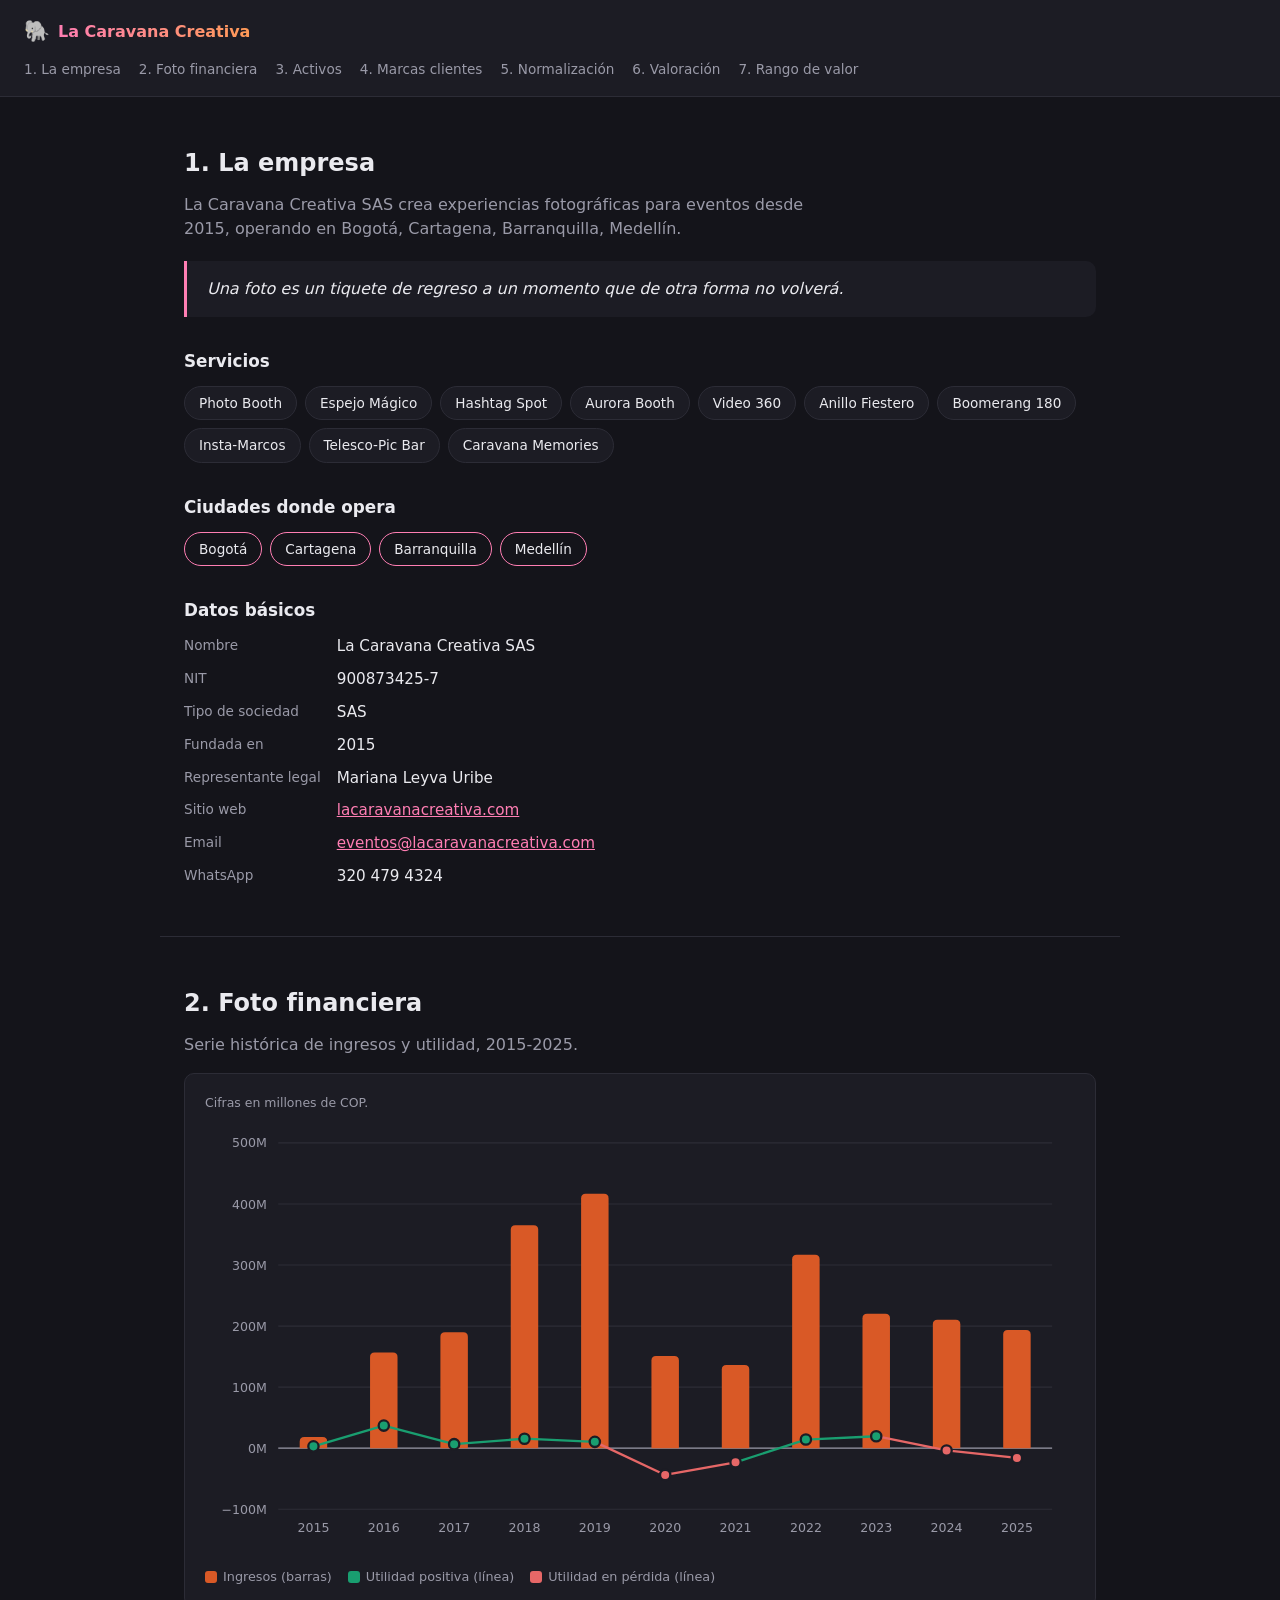
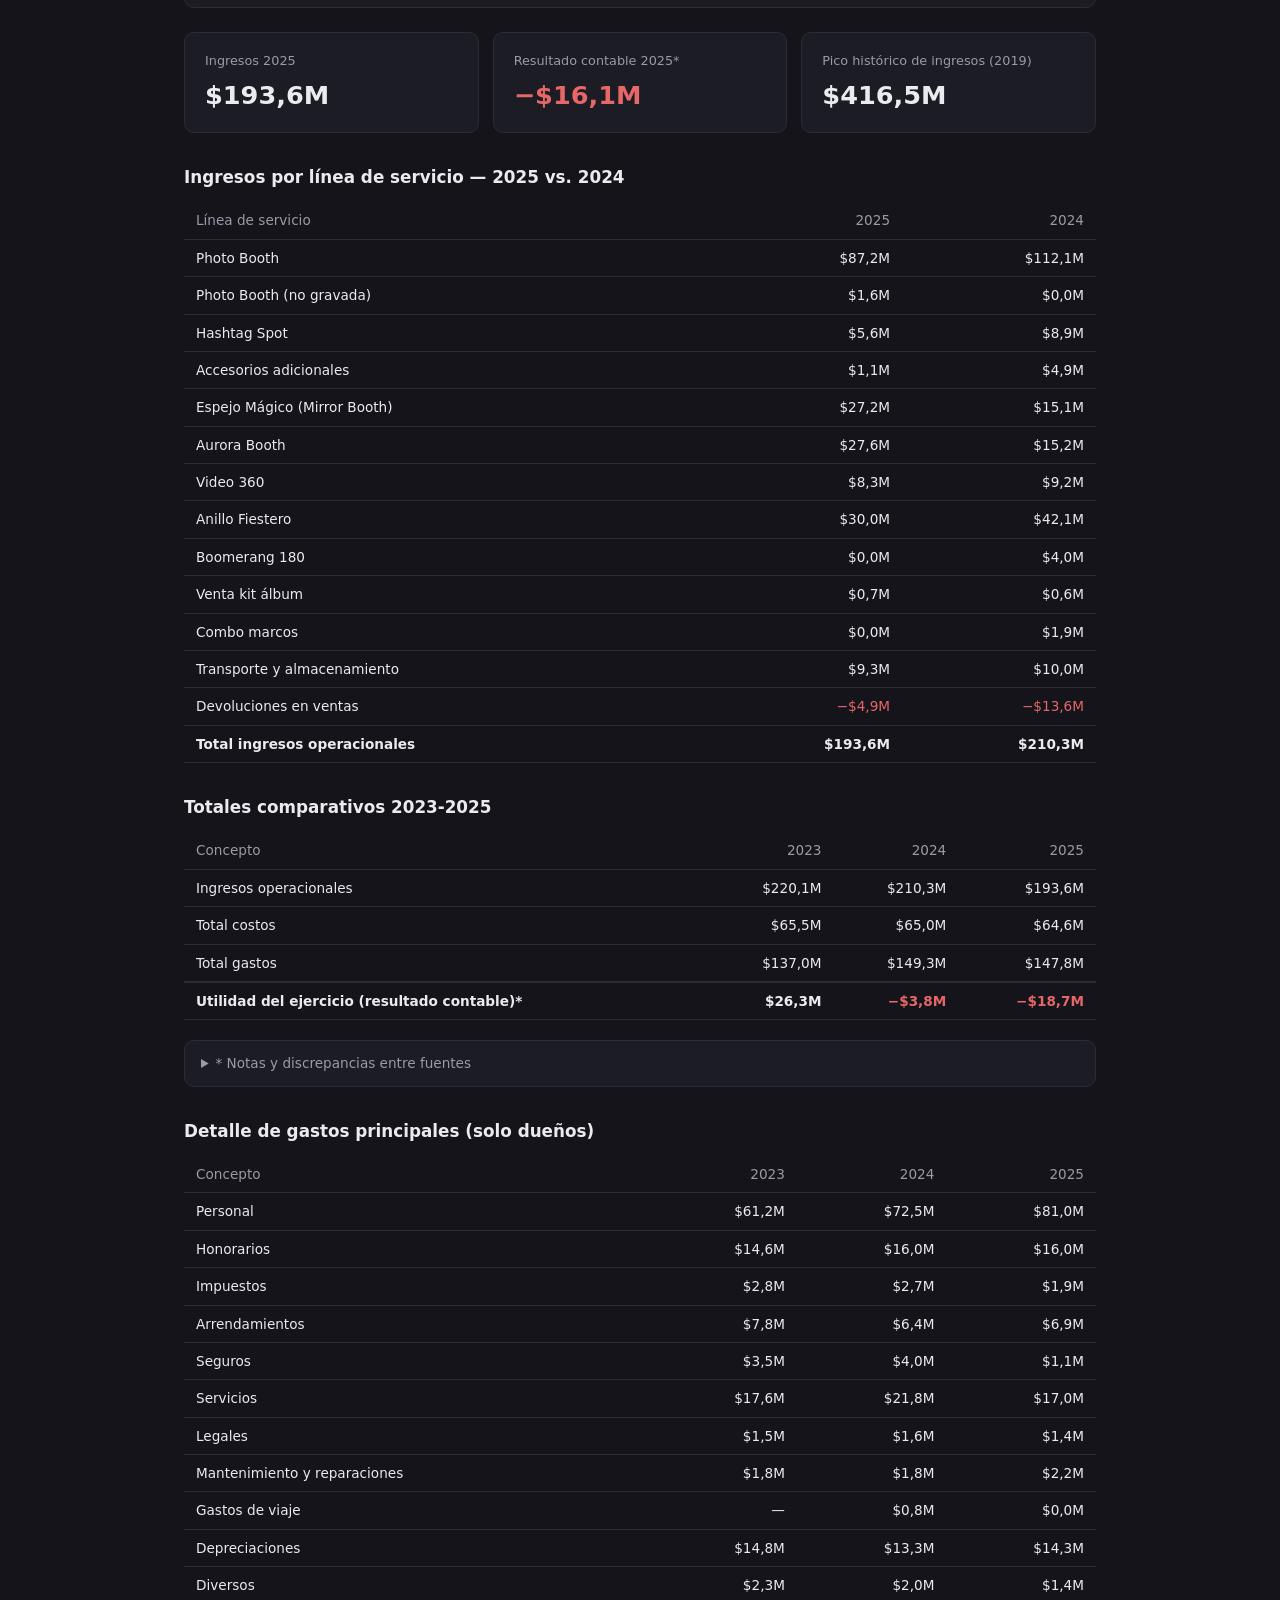
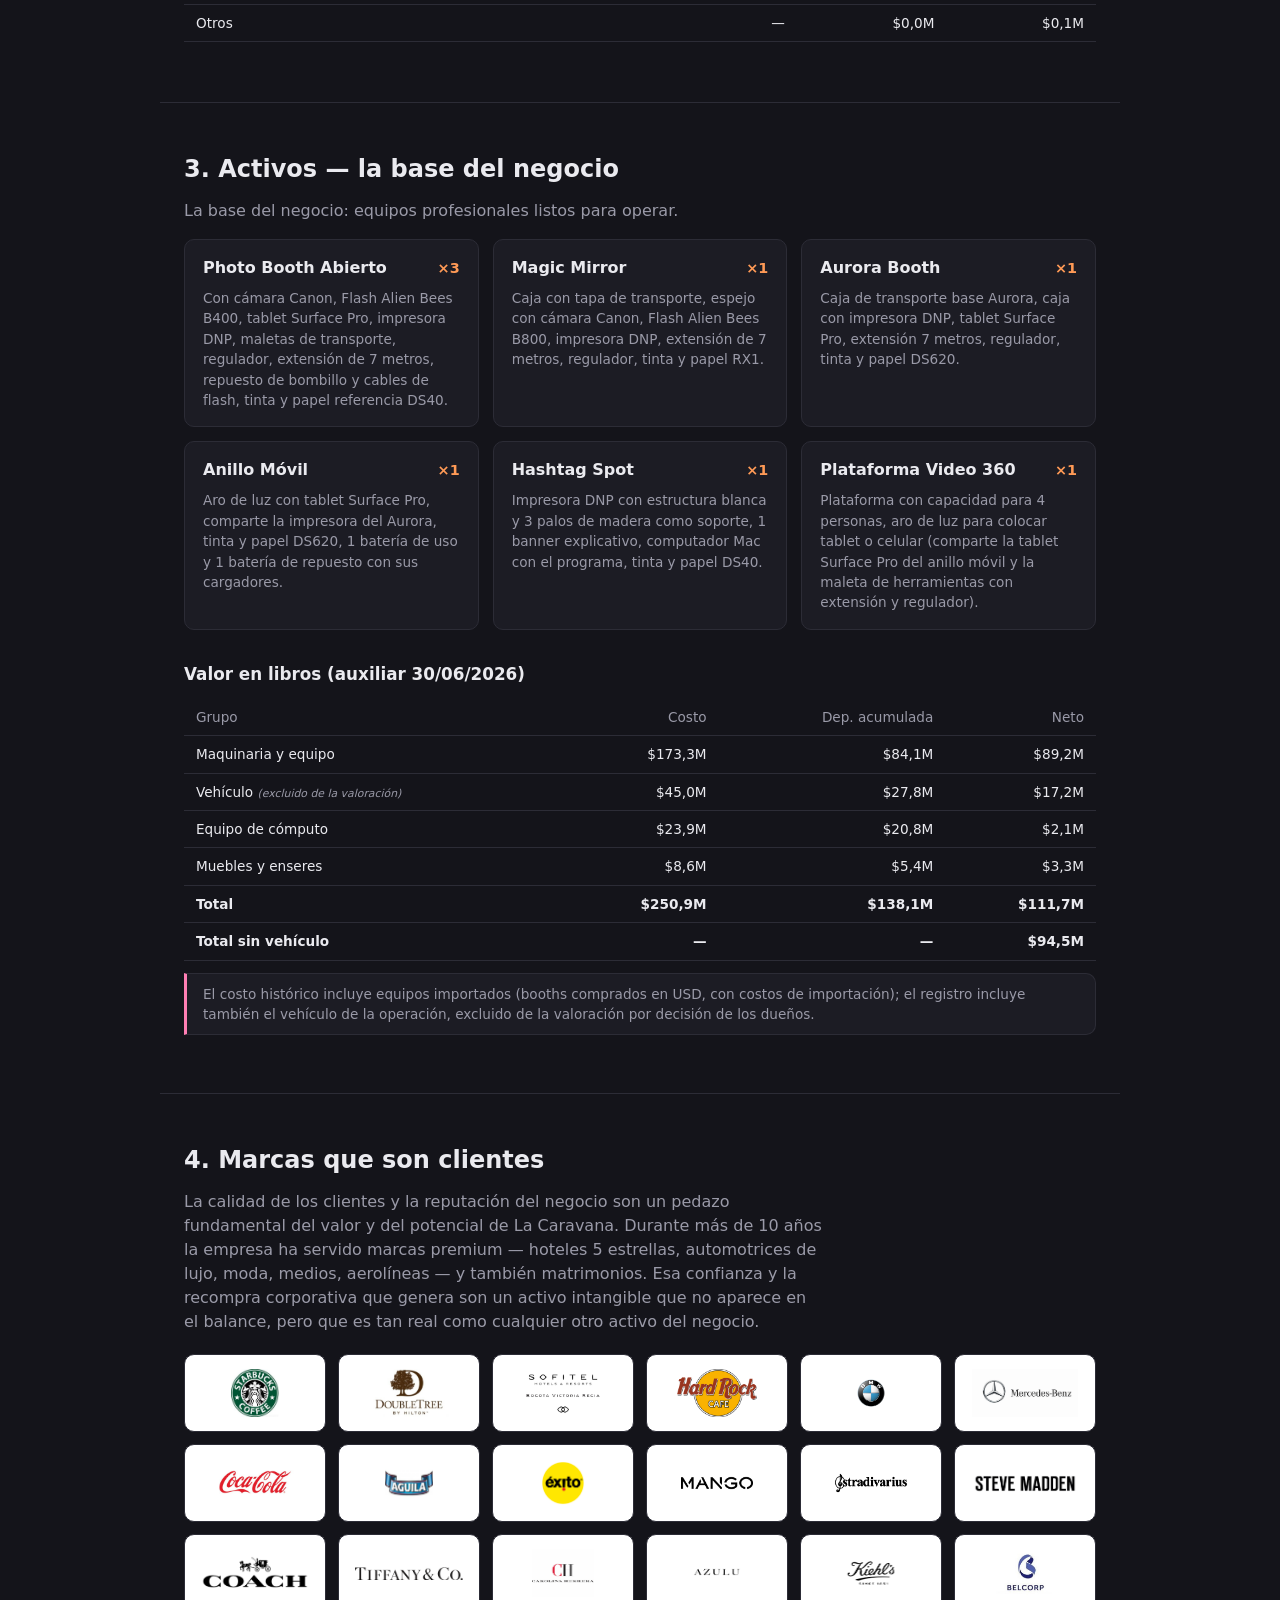
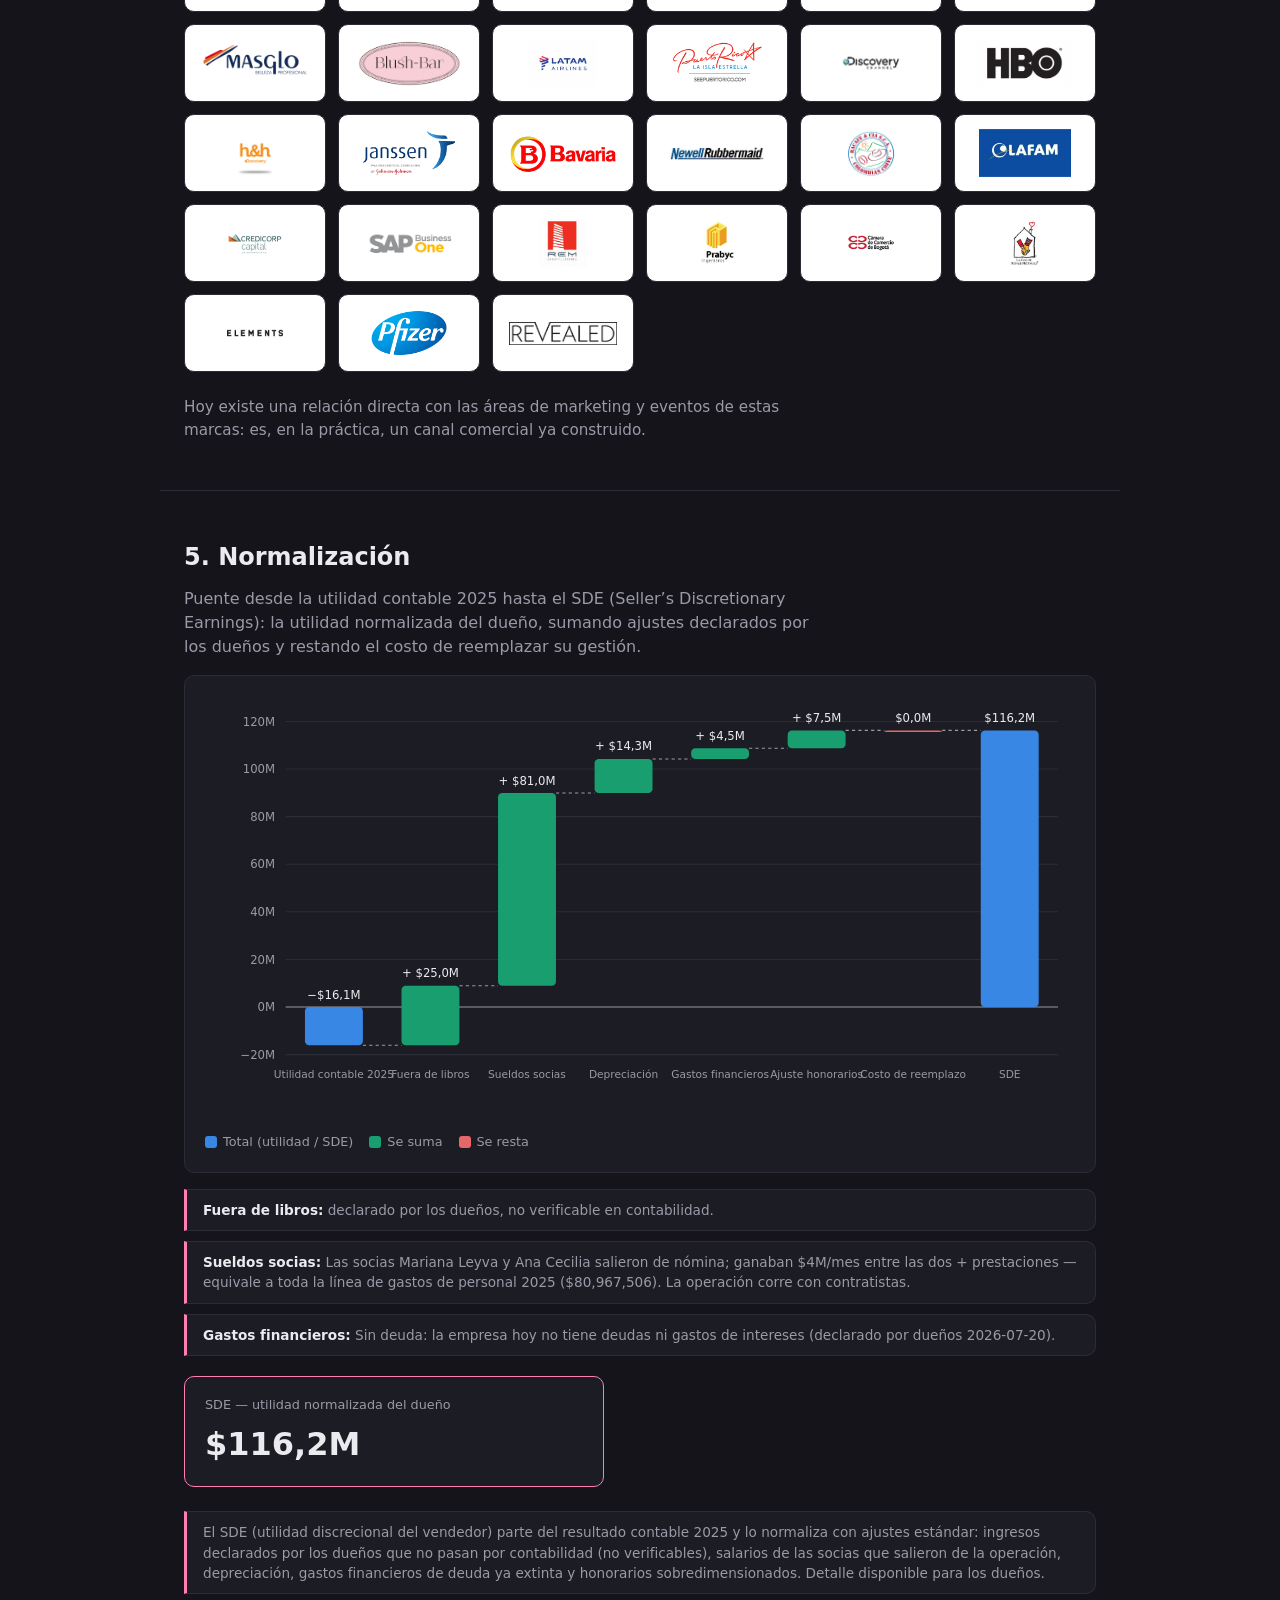
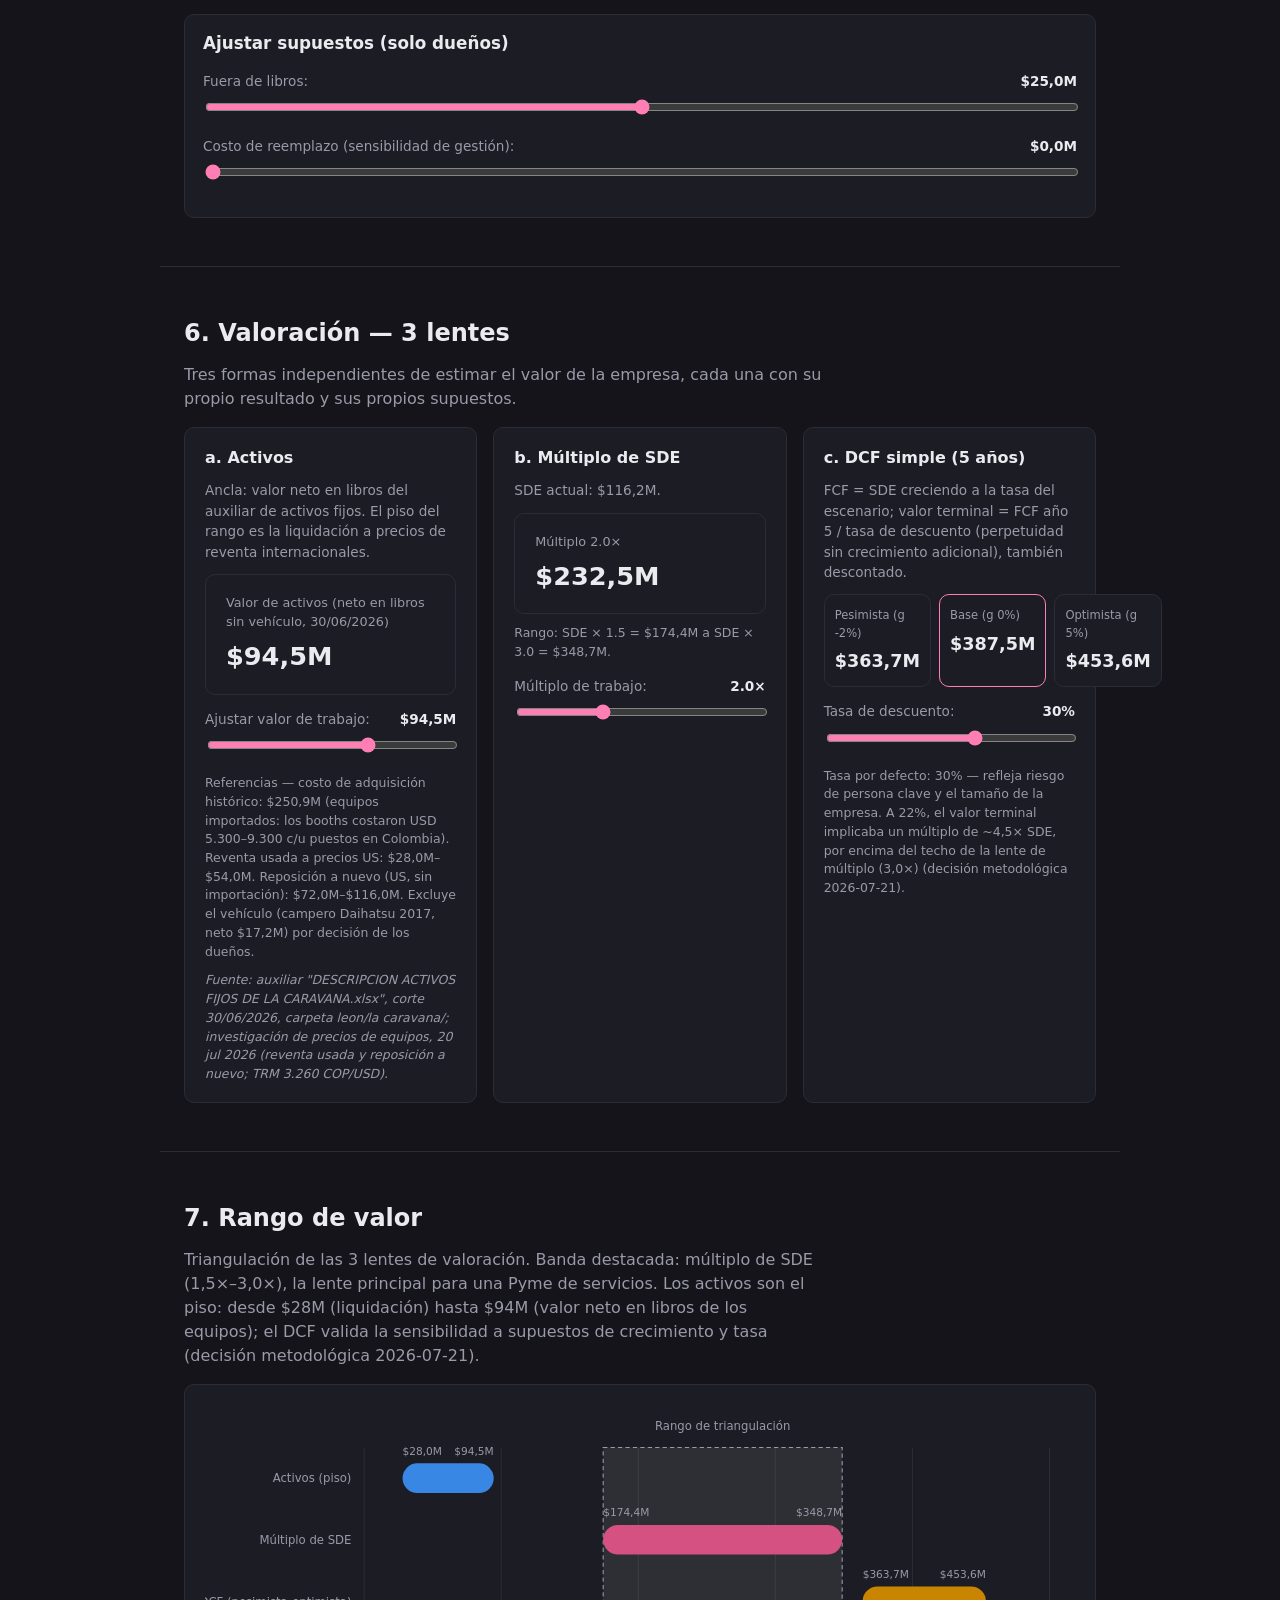
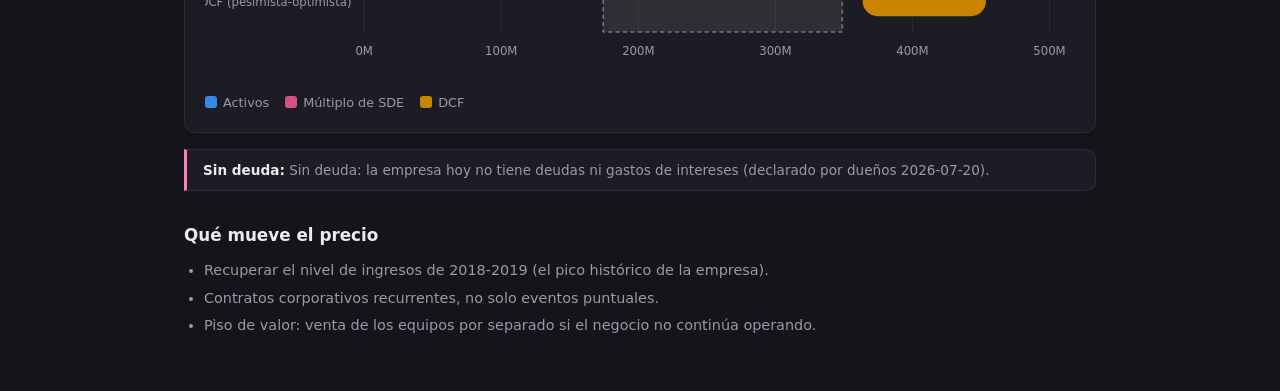
<file: index.html>
<!DOCTYPE html>
<html lang="es">
<head>
<meta charset="UTF-8">
<meta name="viewport" content="width=device-width, initial-scale=1.0">
<title>La Caravana Creativa — Valoración</title>
<link rel="stylesheet" href="css/style.css">
</head>
<body>

<main id="app">
  <header class="app-header">
    <div class="brand">
      <span class="logo-small" aria-hidden="true">🐘</span>
      <span class="brand-name">La Caravana Creativa</span>
    </div>
    <nav class="main-nav" aria-label="Secciones del documento">
      <a href="#empresa">1. La empresa</a>
      <a href="#foto-financiera">2. Foto financiera</a>
      <a href="#activos">3. Activos</a>
      <a href="#marcas-clientes">4. Marcas clientes</a>
      <a href="#normalizacion">5. Normalización</a>
      <a href="#valoracion">6. Valoración</a>
      <a href="#rango-valor">7. Rango de valor</a>
    </nav>
  </header>

  <section id="empresa" class="section"></section>
  <section id="foto-financiera" class="section"></section>
  <section id="activos" class="section"></section>
  <section id="marcas-clientes" class="section"></section>
  <section id="normalizacion" class="section"></section>
  <section id="valoracion" class="section"></section>
  <section id="rango-valor" class="section"></section>
</main>

<script src="js/data.js"></script>
<script src="js/render.js"></script>
<script src="js/valuation.js"></script>
<script src="js/app.js" defer></script>
</body>
</html>
</file>
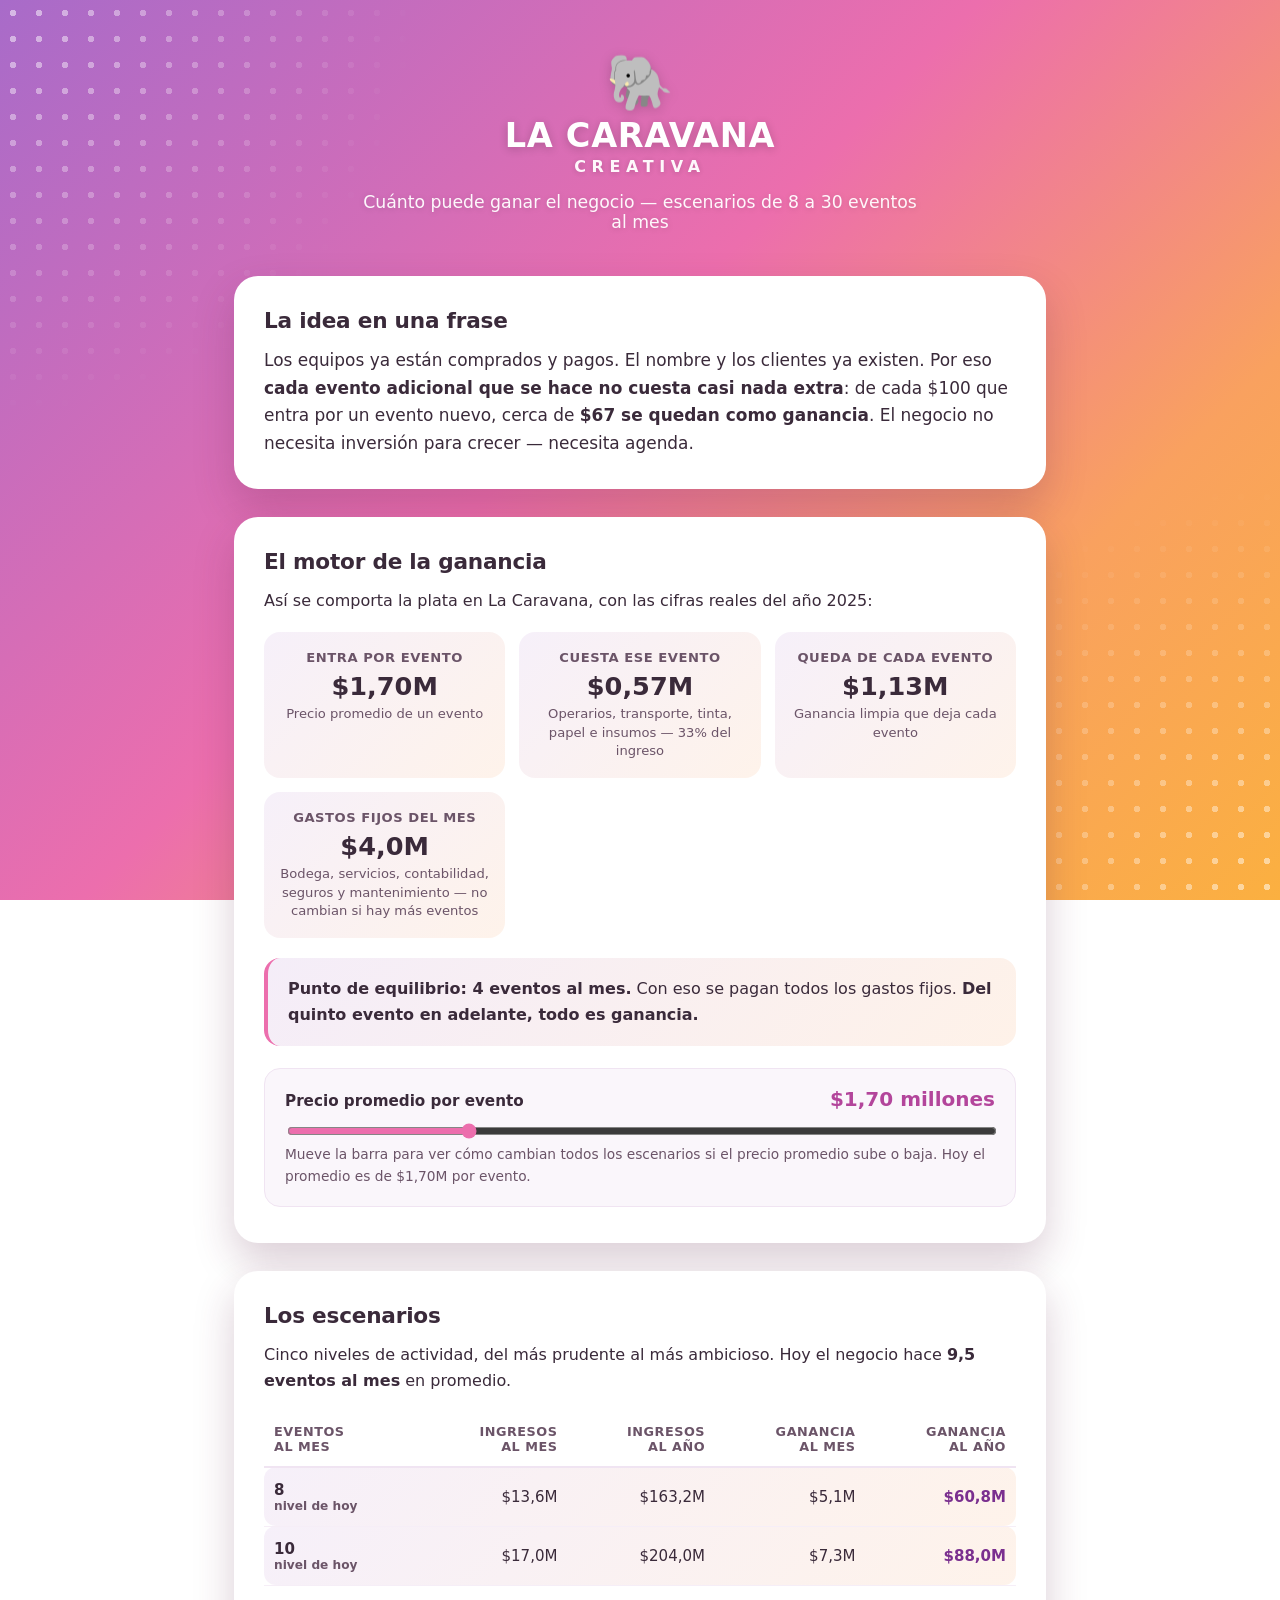
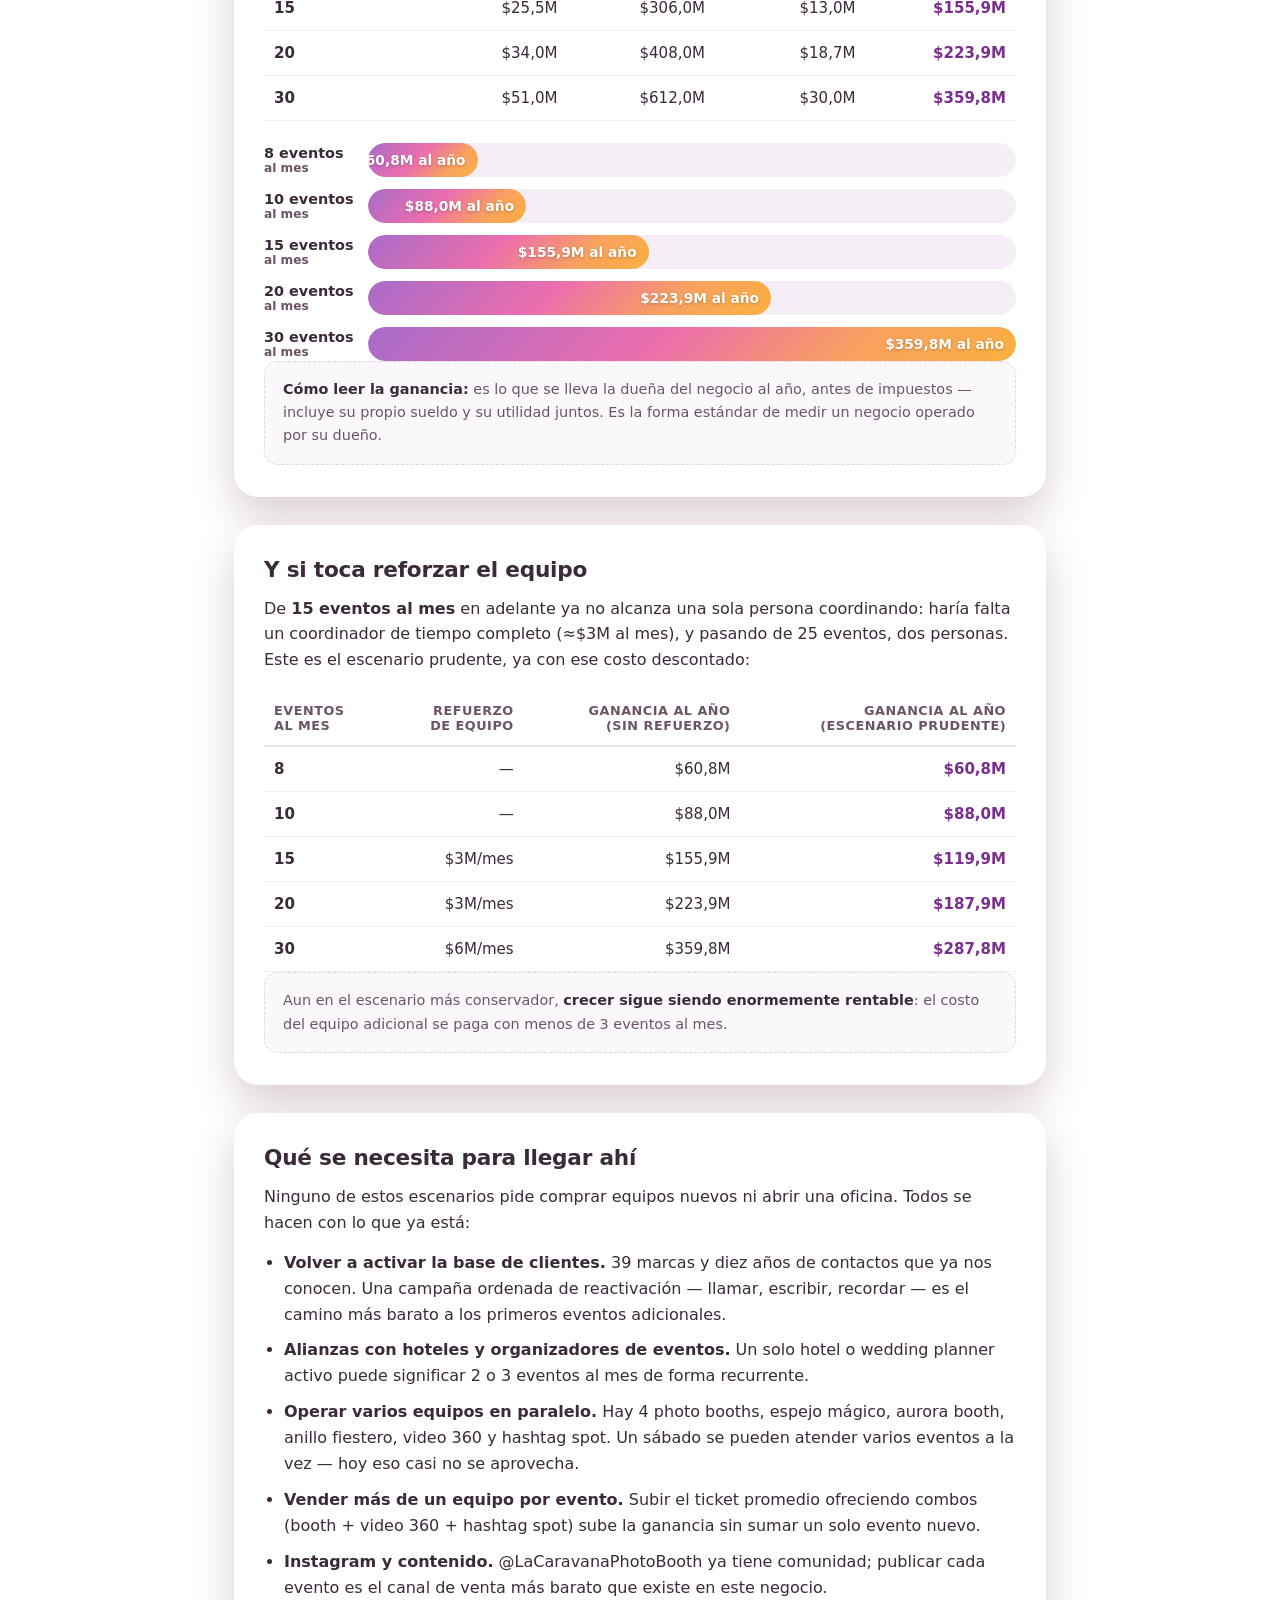
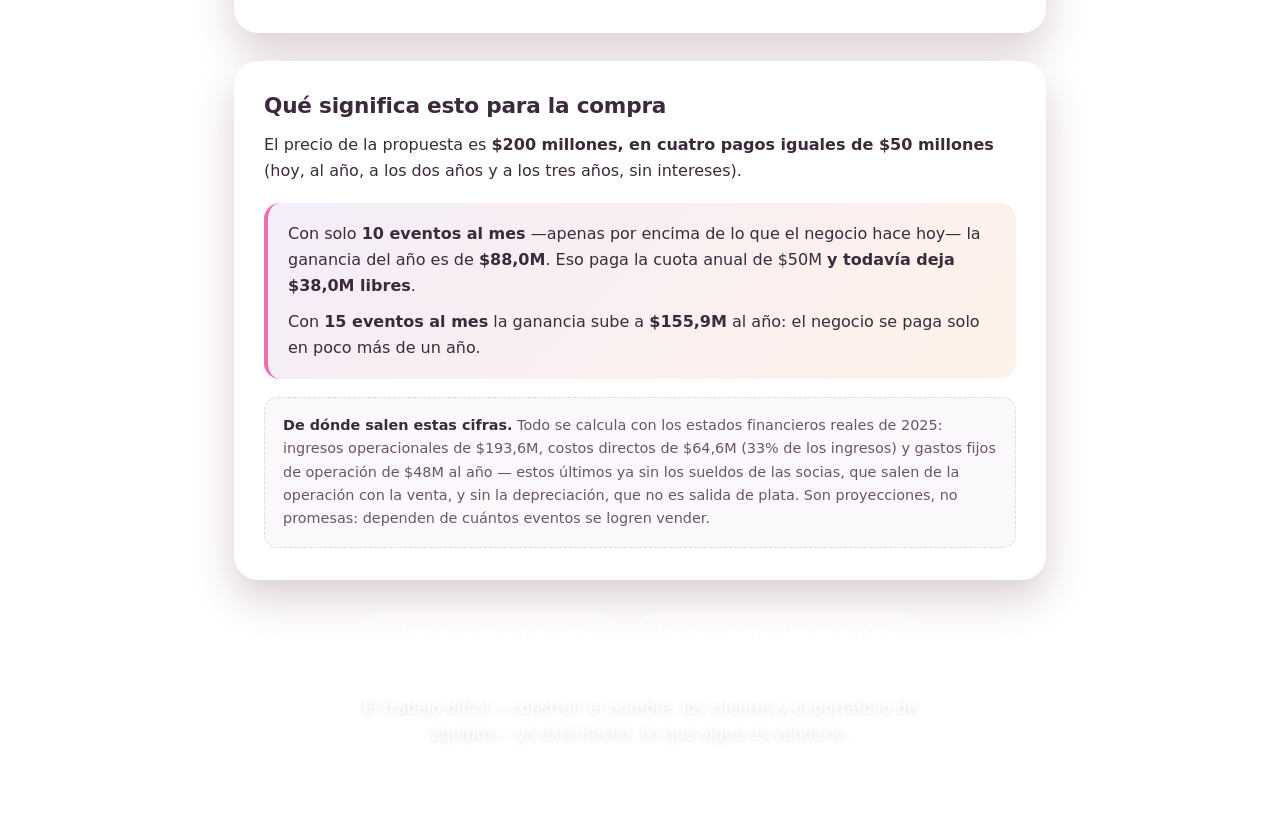
<file: escenarios.html>
<!DOCTYPE html>
<html lang="es">
<head>
<meta charset="UTF-8">
<meta name="viewport" content="width=device-width, initial-scale=1.0">
<title>La Caravana Creativa — Escenarios de ganancia</title>
<style>
  :root {
    --grad-purple: #a86bc9;
    --grad-pink: #ec6ead;
    --grad-orange: #f9a15f;
    --grad-orange2: #fbb040;
    --brand-gradient: linear-gradient(135deg, var(--grad-purple) 0%, var(--grad-pink) 45%, var(--grad-orange) 75%, var(--grad-orange2) 100%);
    --ink: #3a2a3a;
    --ink-soft: #6b5468;
    --card-bg: #ffffff;
  }

  * { box-sizing: border-box; }
  html, body { margin: 0; padding: 0; }

  body {
    font-family: ui-rounded, "SF Pro Rounded", "Nunito", system-ui, -apple-system, "Segoe UI", sans-serif;
    color: var(--ink);
    min-height: 100vh;
    background: var(--brand-gradient);
    background-attachment: fixed;
    position: relative;
    overflow-x: hidden;
  }

  body::before, body::after {
    content: "";
    position: fixed;
    width: 420px;
    height: 420px;
    pointer-events: none;
    background-image: radial-gradient(rgba(255, 255, 255, 0.55) 3px, transparent 3.5px);
    background-size: 26px 26px;
    -webkit-mask-image: radial-gradient(circle at 0 0, black 0%, transparent 70%);
            mask-image: radial-gradient(circle at 0 0, black 0%, transparent 70%);
    z-index: 0;
  }
  body::before { top: 0; left: 0; }
  body::after { bottom: 0; right: 0; transform: rotate(180deg); }

  .main {
    position: relative;
    z-index: 1;
    max-width: 860px;
    margin: 0 auto;
    padding: 56px 24px 90px;
  }

  .header { text-align: center; margin-bottom: 44px; color: #fff; }
  .header .logo { font-size: 3.4rem; line-height: 1; margin-bottom: 6px; filter: drop-shadow(0 3px 6px rgba(0,0,0,0.18)); }
  .header h1 {
    font-size: 2.1rem; letter-spacing: 0.02em; margin: 4px 0 2px;
    text-transform: uppercase; font-weight: 800; text-shadow: 0 2px 10px rgba(0,0,0,0.2);
  }
  .header .brand-sub {
    font-size: 1rem; letter-spacing: 0.35em; text-transform: uppercase;
    font-weight: 600; margin: 0 0 16px; opacity: 0.95; text-shadow: 0 1px 6px rgba(0,0,0,0.18);
  }
  .header .subtitle {
    color: rgba(255,255,255,0.95); font-size: 1.08rem; max-width: 560px;
    margin: 0 auto; text-shadow: 0 1px 6px rgba(0,0,0,0.15);
  }

  .card {
    background: var(--card-bg);
    border-radius: 24px;
    box-shadow: 0 18px 40px rgba(90, 30, 70, 0.22);
    padding: 32px 30px;
    margin: 0 0 28px;
  }

  .card h2 {
    margin: 0 0 14px;
    font-size: 1.35rem;
    font-weight: 800;
    letter-spacing: -0.01em;
  }

  .card h3 { margin: 0 0 8px; font-size: 1.02rem; font-weight: 800; }
  .card p { line-height: 1.62; margin: 0 0 14px; }
  .card p:last-child { margin-bottom: 0; }

  .lead { font-size: 1.06rem; }

  /* ── motor de la ganancia ─────────────────────────────────────────── */
  .motor-grid {
    display: grid;
    grid-template-columns: repeat(auto-fit, minmax(190px, 1fr));
    gap: 14px;
    margin: 18px 0 6px;
  }
  .motor-card {
    background: linear-gradient(135deg, rgba(168,107,201,0.10), rgba(249,161,95,0.13));
    border-radius: 16px;
    padding: 18px 16px;
    text-align: center;
  }
  .motor-label { display: block; font-size: 0.82rem; color: var(--ink-soft); font-weight: 700; text-transform: uppercase; letter-spacing: 0.04em; }
  .motor-value { display: block; font-size: 1.6rem; font-weight: 800; margin: 6px 0 4px; }
  .motor-nota { display: block; font-size: 0.82rem; color: var(--ink-soft); line-height: 1.4; }

  /* ── control de ticket ────────────────────────────────────────────── */
  .control {
    margin: 22px 0 4px;
    padding: 18px 20px;
    border-radius: 16px;
    background: #faf6fb;
    border: 1px solid #f0e4f2;
  }
  .control-top { display: flex; justify-content: space-between; align-items: baseline; gap: 12px; flex-wrap: wrap; }
  .control-top label { font-weight: 800; font-size: 0.95rem; }
  .control-top .valor { font-size: 1.25rem; font-weight: 800; color: #b3459b; }
  .control input[type="range"] { width: 100%; margin-top: 12px; accent-color: var(--grad-pink); }
  .control-nota { margin: 10px 0 0; font-size: 0.86rem; color: var(--ink-soft); line-height: 1.5; }

  /* ── tabla de escenarios ──────────────────────────────────────────── */
  .tabla-wrap { overflow-x: auto; margin: 18px 0 0; }
  table { border-collapse: collapse; width: 100%; min-width: 620px; font-size: 0.94rem; }
  thead th {
    text-align: right;
    padding: 12px 10px;
    font-size: 0.8rem;
    text-transform: uppercase;
    letter-spacing: 0.04em;
    color: var(--ink-soft);
    border-bottom: 2px solid #f0e4f2;
  }
  thead th:first-child { text-align: left; }
  tbody td { padding: 13px 10px; text-align: right; border-bottom: 1px solid #f6eef7; font-variant-numeric: tabular-nums; }
  tbody td:first-child { text-align: left; font-weight: 800; }
  tbody tr.destacada { background: linear-gradient(135deg, rgba(168,107,201,0.10), rgba(249,161,95,0.13)); }
  tbody tr.destacada td:first-child { border-radius: 12px 0 0 12px; }
  tbody tr.destacada td:last-child { border-radius: 0 12px 12px 0; }
  td.utilidad { font-weight: 800; color: #7a2f8f; }
  .escenario-tag { display: block; font-size: 0.76rem; font-weight: 600; color: var(--ink-soft); text-transform: none; letter-spacing: 0; }

  /* ── barras ───────────────────────────────────────────────────────── */
  .barras { margin: 22px 0 0; display: grid; gap: 12px; }
  .barra-fila { display: grid; grid-template-columns: 92px 1fr; align-items: center; gap: 12px; }
  .barra-etq { font-weight: 800; font-size: 0.9rem; }
  .barra-etq small { display: block; font-weight: 600; color: var(--ink-soft); font-size: 0.76rem; }
  .barra-track { background: #f6eef7; border-radius: 999px; height: 34px; position: relative; overflow: hidden; }
  .barra-fill {
    height: 100%;
    border-radius: 999px;
    background: var(--brand-gradient);
    display: flex; align-items: center; justify-content: flex-end;
    padding-right: 12px;
    color: #fff; font-weight: 800; font-size: 0.86rem;
    white-space: nowrap;
    text-shadow: 0 1px 3px rgba(0,0,0,0.25);
    transition: width 0.25s ease;
    min-width: 92px;
  }

  /* ── callouts ─────────────────────────────────────────────────────── */
  .callout {
    margin: 20px 0 0;
    padding: 18px 20px;
    border-radius: 16px;
    background: linear-gradient(135deg, rgba(168,107,201,0.12), rgba(249,161,95,0.14));
    border-left: 4px solid var(--grad-pink);
  }
  .callout p { margin: 0 0 10px; }
  .callout p:last-child { margin-bottom: 0; }

  .nota {
    margin: 18px 0 0;
    padding: 16px 18px;
    border-radius: 14px;
    background: #fbf8fb;
    border: 1px dashed #e6d3e8;
    font-size: 0.9rem;
    color: var(--ink-soft);
    line-height: 1.58;
  }
  .nota strong { color: var(--ink); }

  ul.limpia { margin: 0; padding-left: 20px; line-height: 1.62; }
  ul.limpia li { margin-bottom: 10px; }
  ul.limpia li:last-child { margin-bottom: 0; }

  .links { text-align: center; margin: 4px 0 0; }
  .links a {
    display: inline-block;
    margin: 6px 8px;
    color: #fff;
    font-weight: 700;
    text-decoration: none;
    background: rgba(255,255,255,0.2);
    border: 1px solid rgba(255,255,255,0.5);
    border-radius: 999px;
    padding: 10px 20px;
    backdrop-filter: blur(4px);
  }
  .links a:hover { background: rgba(255,255,255,0.32); }

  .cierre { text-align: center; color: #fff; font-size: 1.02rem; max-width: 620px; margin: 34px auto 0; text-shadow: 0 1px 6px rgba(0,0,0,0.18); line-height: 1.6; }

  @media (max-width: 600px) {
    .main { padding: 40px 16px 70px; }
    .card { padding: 24px 20px; border-radius: 20px; }
    .barra-fila { grid-template-columns: 78px 1fr; }
  }

  @media print {
    body { background: #fff !important; -webkit-print-color-adjust: exact; print-color-adjust: exact; }
    .header { color: var(--ink); text-shadow: none; }
    .card { box-shadow: none; border: 1px solid #eee; }
    .control { display: none; }
    .cierre { color: var(--ink); text-shadow: none; }
  }
</style>
</head>
<body>

<main class="main">

  <header class="header">
    <div class="logo" aria-hidden="true">🐘</div>
    <h1>La Caravana</h1>
    <p class="brand-sub">Creativa</p>
    <p class="subtitle">Cuánto puede ganar el negocio — escenarios de 8 a 30 eventos al mes</p>
  </header>

  <section>
    <div class="card">
      <h2>La idea en una frase</h2>
      <p class="lead">
        Los equipos ya están comprados y pagos. El nombre y los clientes ya existen. Por eso
        <strong>cada evento adicional que se hace no cuesta casi nada extra</strong>: de cada
        $100 que entra por un evento nuevo, cerca de <strong>$67 se quedan como ganancia</strong>.
        El negocio no necesita inversión para crecer — necesita agenda.
      </p>
    </div>
  </section>

  <section>
    <div class="card">
      <h2>El motor de la ganancia</h2>
      <p>
        Así se comporta la plata en La Caravana, con las cifras reales del año 2025:
      </p>
      <div class="motor-grid">
        <div class="motor-card">
          <span class="motor-label">Entra por evento</span>
          <span class="motor-value" id="m-ticket">$1,70M</span>
          <span class="motor-nota">Precio promedio de un evento</span>
        </div>
        <div class="motor-card">
          <span class="motor-label">Cuesta ese evento</span>
          <span class="motor-value" id="m-variable">$0,57M</span>
          <span class="motor-nota">Operarios, transporte, tinta, papel e insumos — 33% del ingreso</span>
        </div>
        <div class="motor-card">
          <span class="motor-label">Queda de cada evento</span>
          <span class="motor-value" id="m-contrib">$1,13M</span>
          <span class="motor-nota">Ganancia limpia que deja cada evento</span>
        </div>
        <div class="motor-card">
          <span class="motor-label">Gastos fijos del mes</span>
          <span class="motor-value">$4,0M</span>
          <span class="motor-nota">Bodega, servicios, contabilidad, seguros y mantenimiento — no cambian si hay más eventos</span>
        </div>
      </div>

      <div class="callout">
        <p>
          <strong>Punto de equilibrio: <span id="equilibrio">4</span> eventos al mes.</strong>
          Con eso se pagan todos los gastos fijos. <strong>Del quinto evento en adelante, todo es
          ganancia.</strong>
        </p>
      </div>

      <div class="control">
        <div class="control-top">
          <label for="ticket">Precio promedio por evento</label>
          <span class="valor" id="ticket-label">$1,70 millones</span>
        </div>
        <input type="range" id="ticket" min="1.4" max="2.6" step="0.05" value="1.7">
        <p class="control-nota">
          Mueve la barra para ver cómo cambian todos los escenarios si el precio promedio sube o
          baja. Hoy el promedio es de $1,70M por evento.
        </p>
      </div>
    </div>
  </section>

  <section>
    <div class="card">
      <h2>Los escenarios</h2>
      <p>
        Cinco niveles de actividad, del más prudente al más ambicioso. Hoy el negocio hace
        <strong><span id="hoy-eventos">9,5</span> eventos al mes</strong> en promedio.
      </p>

      <div class="tabla-wrap">
        <table>
          <thead>
            <tr>
              <th>Eventos<br>al mes</th>
              <th>Ingresos<br>al mes</th>
              <th>Ingresos<br>al año</th>
              <th>Ganancia<br>al mes</th>
              <th>Ganancia<br>al año</th>
            </tr>
          </thead>
          <tbody id="tabla-body"></tbody>
        </table>
      </div>

      <div class="barras" id="barras"></div>

      <p class="nota">
        <strong>Cómo leer la ganancia:</strong> es lo que se lleva la dueña del negocio al año,
        antes de impuestos — incluye su propio sueldo y su utilidad juntos. Es la forma estándar de
        medir un negocio operado por su dueño.
      </p>
    </div>
  </section>

  <section>
    <div class="card">
      <h2>Y si toca reforzar el equipo</h2>
      <p>
        De <strong>15 eventos al mes</strong> en adelante ya no alcanza una sola persona coordinando:
        haría falta un coordinador de tiempo completo (≈$3M al mes), y pasando de 25 eventos,
        dos personas. Este es el escenario prudente, ya con ese costo descontado:
      </p>
      <div class="tabla-wrap">
        <table>
          <thead>
            <tr>
              <th>Eventos<br>al mes</th>
              <th>Refuerzo<br>de equipo</th>
              <th>Ganancia al año<br>(sin refuerzo)</th>
              <th>Ganancia al año<br>(escenario prudente)</th>
            </tr>
          </thead>
          <tbody id="tabla-prudente"></tbody>
        </table>
      </div>
      <p class="nota">
        Aun en el escenario más conservador, <strong>crecer sigue siendo enormemente rentable</strong>:
        el costo del equipo adicional se paga con menos de 3 eventos al mes.
      </p>
    </div>
  </section>

  <section>
    <div class="card">
      <h2>Qué se necesita para llegar ahí</h2>
      <p>
        Ninguno de estos escenarios pide comprar equipos nuevos ni abrir una oficina. Todos se hacen
        con lo que ya está:
      </p>
      <ul class="limpia">
        <li>
          <strong>Volver a activar la base de clientes.</strong> 39 marcas y diez años de contactos
          que ya nos conocen. Una campaña ordenada de reactivación — llamar, escribir, recordar —
          es el camino más barato a los primeros eventos adicionales.
        </li>
        <li>
          <strong>Alianzas con hoteles y organizadores de eventos.</strong> Un solo hotel o wedding
          planner activo puede significar 2 o 3 eventos al mes de forma recurrente.
        </li>
        <li>
          <strong>Operar varios equipos en paralelo.</strong> Hay 4 photo booths, espejo mágico,
          aurora booth, anillo fiestero, video 360 y hashtag spot. Un sábado se pueden atender
          varios eventos a la vez — hoy eso casi no se aprovecha.
        </li>
        <li>
          <strong>Vender más de un equipo por evento.</strong> Subir el ticket promedio ofreciendo
          combos (booth + video 360 + hashtag spot) sube la ganancia sin sumar un solo evento nuevo.
        </li>
        <li>
          <strong>Instagram y contenido.</strong> @LaCaravanaPhotoBooth ya tiene comunidad; publicar
          cada evento es el canal de venta más barato que existe en este negocio.
        </li>
      </ul>
    </div>
  </section>

  <section>
    <div class="card">
      <h2>Qué significa esto para la compra</h2>
      <p>
        El precio de la propuesta es <strong>$200 millones, en cuatro pagos iguales de $50 millones</strong>
        (hoy, al año, a los dos años y a los tres años, sin intereses).
      </p>
      <div class="callout">
        <p>
          Con solo <strong>10 eventos al mes</strong> —apenas por encima de lo que el negocio hace
          hoy— la ganancia del año es de <strong><span id="cierre-10">$88M</span></strong>. Eso paga
          la cuota anual de $50M <strong>y todavía deja <span id="cierre-10-neto">$38M</span> libres</strong>.
        </p>
        <p>
          Con <strong>15 eventos al mes</strong> la ganancia sube a
          <strong><span id="cierre-15">$156M</span></strong> al año: el negocio se paga solo en poco
          más de un año.
        </p>
      </div>
      <p class="nota" style="margin-top:18px;">
        <strong>De dónde salen estas cifras.</strong> Todo se calcula con los estados financieros
        reales de 2025: ingresos operacionales de $193,6M, costos directos de $64,6M (33% de los
        ingresos) y gastos fijos de operación de $48M al año — estos últimos ya sin los sueldos de
        las socias, que salen de la operación con la venta, y sin la depreciación, que no es salida
        de plata. Son proyecciones, no promesas: dependen de cuántos eventos se logren vender.
      </p>
    </div>
  </section>

  <p class="links">
    <a href="propuesta.html">← Volver a la propuesta</a>
    <a href="index.html">Ver la valoración completa</a>
  </p>

  <p class="cierre">
    El trabajo difícil —construir el nombre, los clientes y el portafolio de equipos— ya está hecho.
    Lo que sigue es venderlo.
  </p>

</main>

<script>
(function () {
  // ── Cifras base, de los estados financieros 2025 ────────────────────
  const INGRESOS_2025 = 193582687;          // ingresos operacionales 2025
  const COSTOS_2025 = 64609016.55;          // costos directos 2025 (variables por evento)
  const PCT_VARIABLE = COSTOS_2025 / INGRESOS_2025;             // ≈ 0.3338
  const FIJOS_MES = (143258250.11 - 80967506 - 14335607.04) / 12; // gastos admin − sueldos socias − depreciación
  const ESCENARIOS = [8, 10, 15, 20, 30];
  // Refuerzo de equipo necesario a partir de cierto volumen (COP/mes)
  const REFUERZO = { 8: 0, 10: 0, 15: 3000000, 20: 3000000, 30: 6000000 };

  const fmtM = (v, dec) => '$' + (v / 1e6).toFixed(dec === undefined ? 1 : dec).replace('.', ',') + 'M';

  const el = (id) => document.getElementById(id);

  // `ticketM` llega en millones (el slider); internamente todo se opera en COP.
  function calcular(ticketM) {
    const ticket = ticketM * 1e6;
    const variable = ticket * PCT_VARIABLE;
    const contrib = ticket - variable;
    return {
      ticket, variable, contrib,
      equilibrio: Math.ceil(FIJOS_MES / contrib),
      hoyEventos: INGRESOS_2025 / 12 / ticket,
      filas: ESCENARIOS.map((n) => {
        const ingresosMes = n * ticket;
        const utilidadMes = n * contrib - FIJOS_MES;
        const refuerzo = REFUERZO[n] || 0;
        return {
          n, ingresosMes,
          ingresosAnio: ingresosMes * 12,
          utilidadMes,
          utilidadAnio: utilidadMes * 12,
          refuerzo,
          utilidadAnioPrudente: (utilidadMes - refuerzo) * 12,
        };
      }),
    };
  }

  function render(ticket) {
    const r = calcular(ticket);

    el('ticket-label').textContent = '$' + ticket.toFixed(2).replace('.', ',') + ' millones';
    el('m-ticket').textContent = fmtM(r.ticket, 2);
    el('m-variable').textContent = fmtM(r.variable, 2);
    el('m-contrib').textContent = fmtM(r.contrib, 2);
    el('equilibrio').textContent = r.equilibrio;
    el('hoy-eventos').textContent = r.hoyEventos.toFixed(1).replace('.', ',');

    // Tabla principal
    el('tabla-body').innerHTML = r.filas.map((f) => {
      const cerca = Math.abs(f.n - r.hoyEventos) < 1.5;
      return '<tr class="' + (cerca ? 'destacada' : '') + '">' +
        '<td>' + f.n + (cerca ? '<span class="escenario-tag">nivel de hoy</span>' : '') + '</td>' +
        '<td>' + fmtM(f.ingresosMes) + '</td>' +
        '<td>' + fmtM(f.ingresosAnio) + '</td>' +
        '<td>' + fmtM(f.utilidadMes) + '</td>' +
        '<td class="utilidad">' + fmtM(f.utilidadAnio) + '</td>' +
        '</tr>';
    }).join('');

    // Barras
    const max = Math.max.apply(null, r.filas.map((f) => f.utilidadAnio));
    el('barras').innerHTML = r.filas.map((f) => {
      const pct = Math.max(12, (f.utilidadAnio / max) * 100);
      return '<div class="barra-fila">' +
        '<div class="barra-etq">' + f.n + ' eventos<small>al mes</small></div>' +
        '<div class="barra-track"><div class="barra-fill" style="width:' + pct.toFixed(1) + '%">' +
        fmtM(f.utilidadAnio) + ' al año</div></div>' +
        '</div>';
    }).join('');

    // Tabla escenario prudente
    el('tabla-prudente').innerHTML = r.filas.map((f) =>
      '<tr>' +
      '<td>' + f.n + '</td>' +
      '<td>' + (f.refuerzo ? fmtM(f.refuerzo, 0) + '/mes' : '—') + '</td>' +
      '<td>' + fmtM(f.utilidadAnio) + '</td>' +
      '<td class="utilidad">' + fmtM(f.utilidadAnioPrudente) + '</td>' +
      '</tr>'
    ).join('');

    // Cierre
    const f10 = r.filas.find((f) => f.n === 10);
    const f15 = r.filas.find((f) => f.n === 15);
    el('cierre-10').textContent = fmtM(f10.utilidadAnio);
    el('cierre-10-neto').textContent = fmtM(f10.utilidadAnio - 50000000);
    el('cierre-15').textContent = fmtM(f15.utilidadAnio);
  }

  const slider = el('ticket');
  slider.addEventListener('input', () => render(parseFloat(slider.value)));
  render(parseFloat(slider.value));
})();
</script>

</body>
</html>
</file>
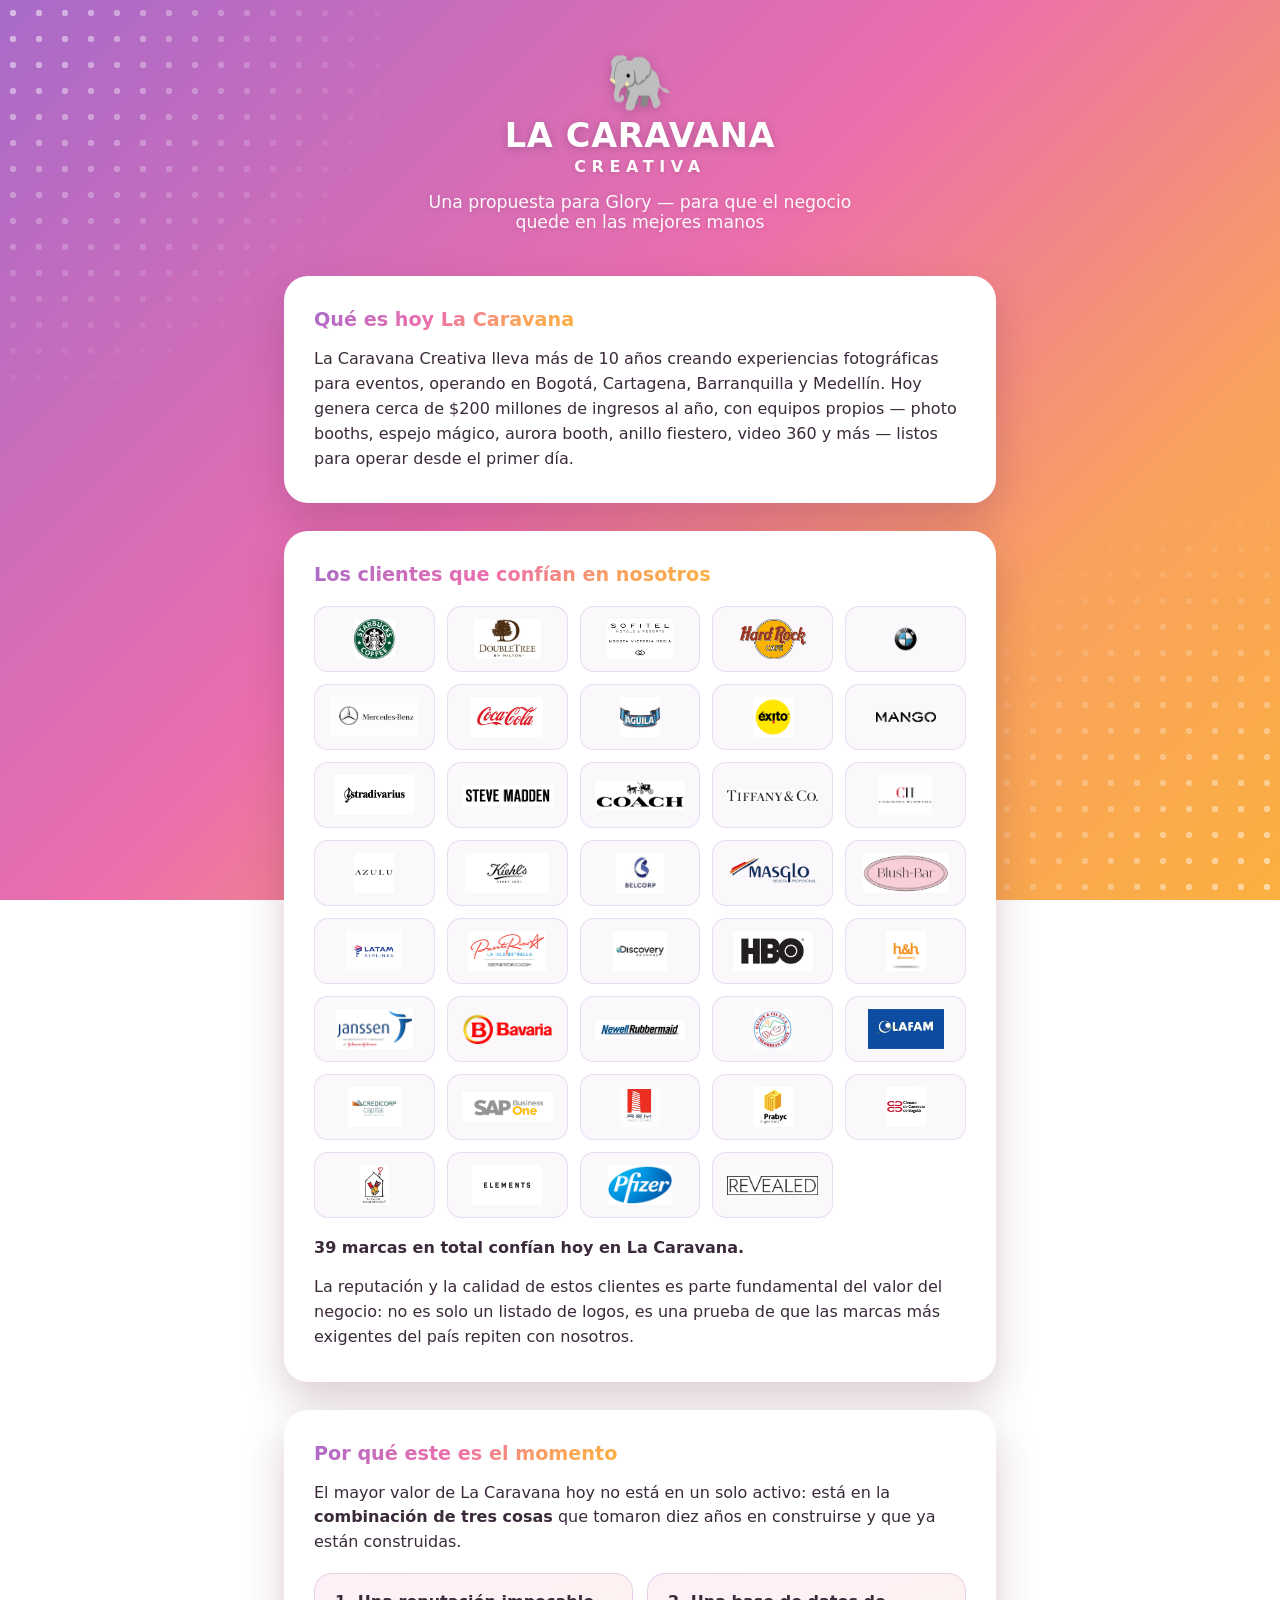
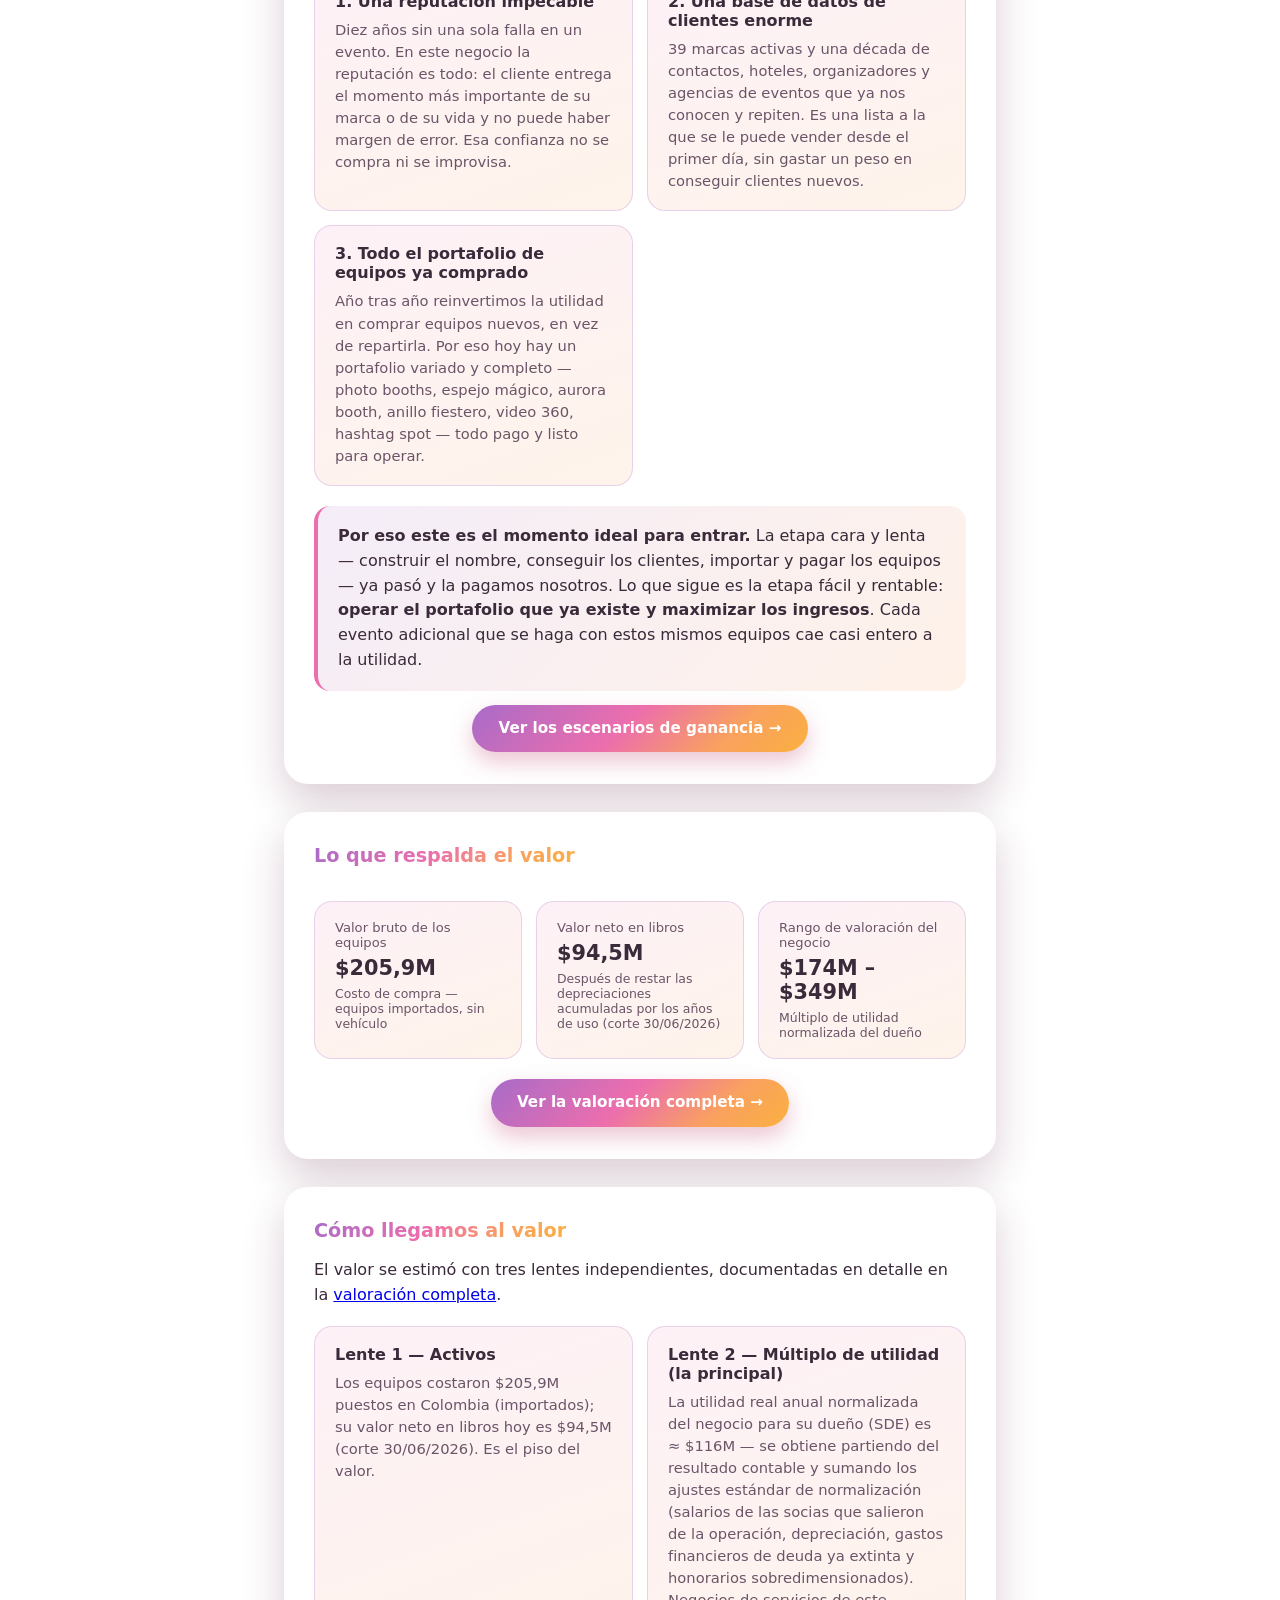
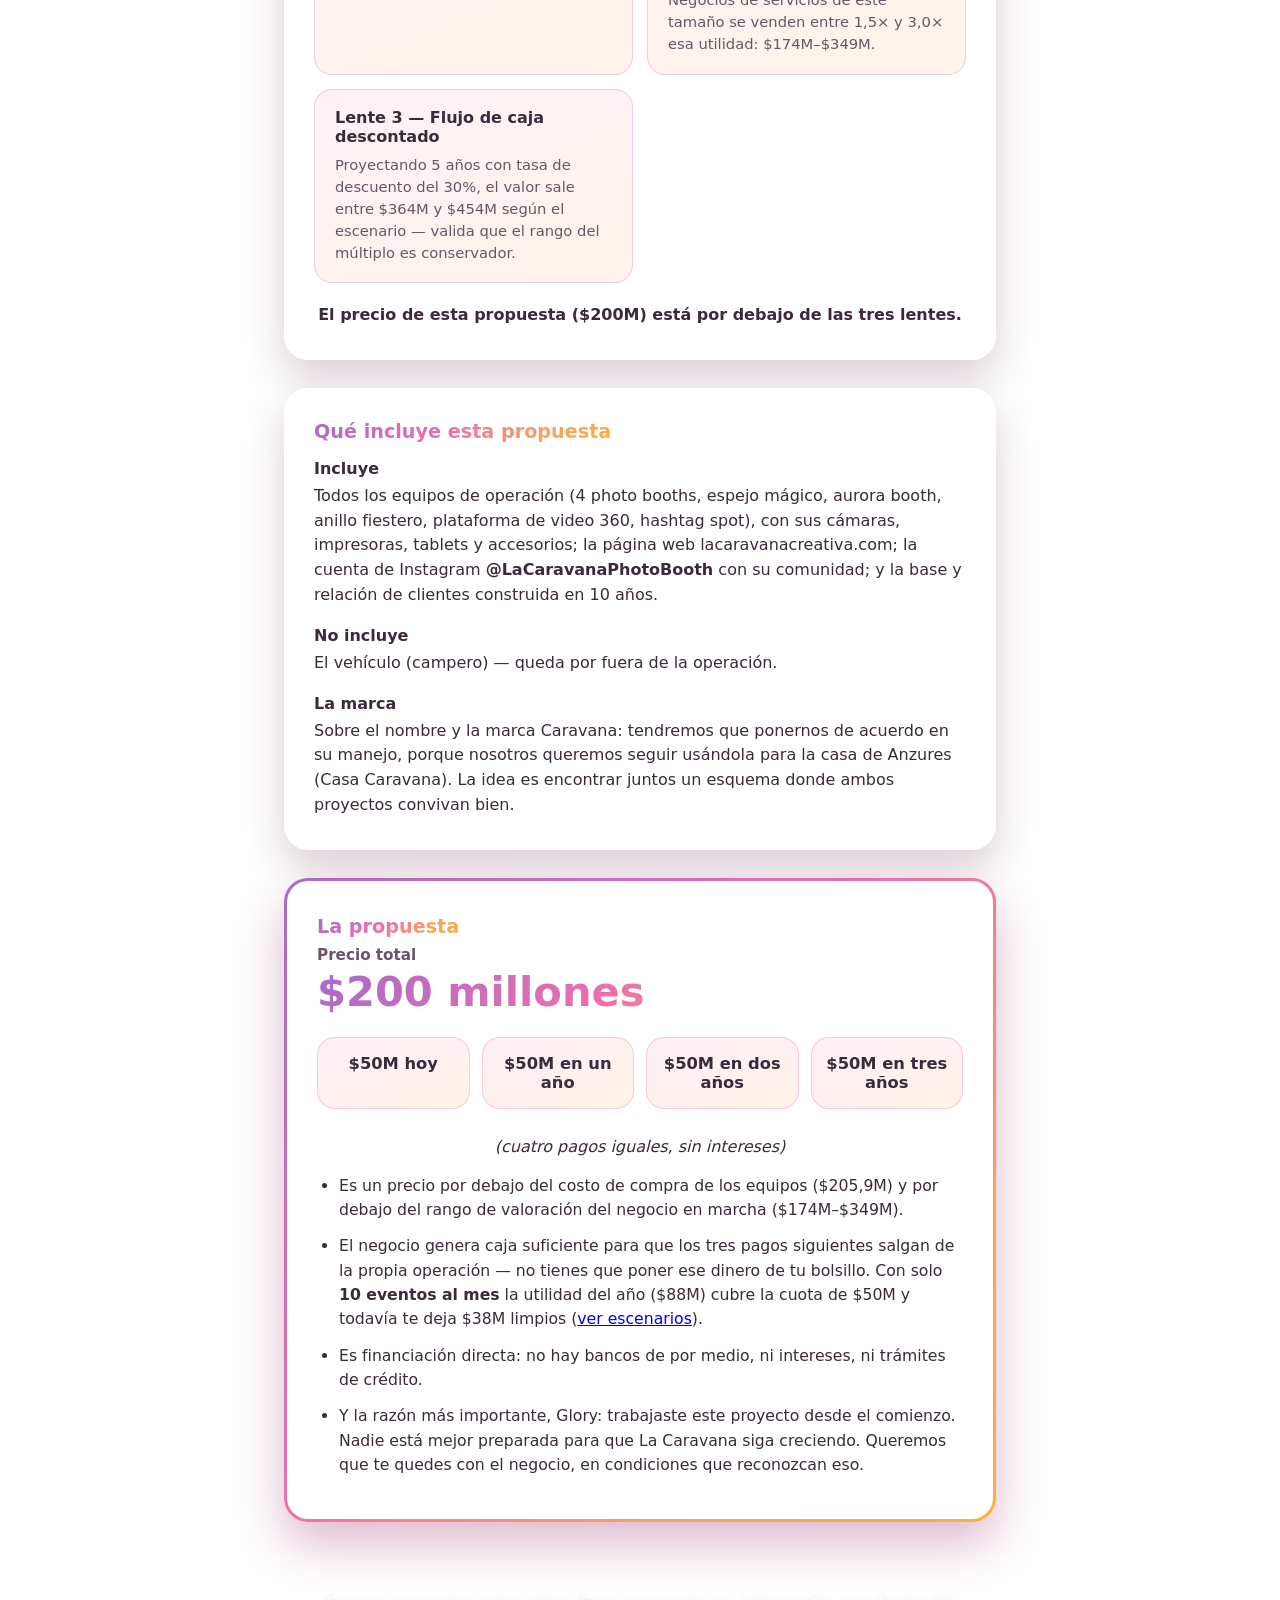
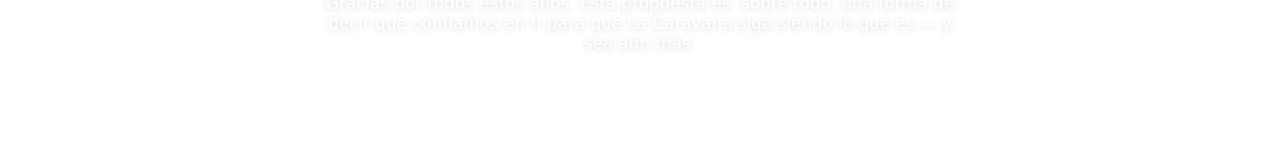
<file: propuesta.html>
<!DOCTYPE html>
<html lang="es">
<head>
<meta charset="UTF-8">
<meta name="viewport" content="width=device-width, initial-scale=1.0">
<title>La Caravana Creativa — Una propuesta</title>
<style>
  :root {
    --grad-purple: #a86bc9;
    --grad-pink: #ec6ead;
    --grad-orange: #f9a15f;
    --grad-orange2: #fbb040;
    --brand-gradient: linear-gradient(135deg, var(--grad-purple) 0%, var(--grad-pink) 45%, var(--grad-orange) 75%, var(--grad-orange2) 100%);
    --ink: #3a2a3a;
    --ink-soft: #6b5468;
    --card-bg: #ffffff;
  }

  * {
    box-sizing: border-box;
  }

  html, body {
    margin: 0;
    padding: 0;
  }

  body {
    font-family: ui-rounded, "SF Pro Rounded", "Nunito", system-ui, -apple-system, "Segoe UI", sans-serif;
    color: var(--ink);
    min-height: 100vh;
    background: var(--brand-gradient);
    background-attachment: fixed;
    position: relative;
    overflow-x: hidden;
  }

  /* Translucent dot patterns tucked in the corners, like the brochure */
  body::before,
  body::after {
    content: "";
    position: fixed;
    width: 420px;
    height: 420px;
    pointer-events: none;
    background-image: radial-gradient(rgba(255, 255, 255, 0.55) 3px, transparent 3.5px);
    background-size: 26px 26px;
    -webkit-mask-image: radial-gradient(circle at 0 0, black 0%, transparent 70%);
            mask-image: radial-gradient(circle at 0 0, black 0%, transparent 70%);
    z-index: 0;
  }

  body::before {
    top: 0;
    left: 0;
  }

  body::after {
    bottom: 0;
    right: 0;
    transform: rotate(180deg);
  }

  .propuesta-main {
    position: relative;
    z-index: 1;
    max-width: 760px;
    margin: 0 auto;
    padding: 56px 24px 90px;
  }

  .propuesta-header {
    text-align: center;
    margin-bottom: 44px;
    color: #fff;
  }

  .propuesta-header .logo {
    font-size: 3.4rem;
    line-height: 1;
    margin-bottom: 6px;
    filter: drop-shadow(0 3px 6px rgba(0, 0, 0, 0.18));
  }

  .propuesta-header h1 {
    font-size: 2.1rem;
    letter-spacing: 0.02em;
    margin: 4px 0 2px;
    text-transform: uppercase;
    font-weight: 800;
    text-shadow: 0 2px 10px rgba(0, 0, 0, 0.2);
  }

  .propuesta-header .brand-sub {
    font-size: 1rem;
    letter-spacing: 0.35em;
    text-transform: uppercase;
    font-weight: 600;
    margin: 0 0 16px;
    opacity: 0.95;
    text-shadow: 0 1px 6px rgba(0, 0, 0, 0.18);
  }

  .propuesta-header .subtitle {
    color: rgba(255, 255, 255, 0.95);
    font-size: 1.08rem;
    max-width: 480px;
    margin: 0 auto;
    text-shadow: 0 1px 6px rgba(0, 0, 0, 0.15);
  }

  .propuesta-card {
    background: var(--card-bg);
    border-radius: 24px;
    box-shadow: 0 18px 40px rgba(90, 30, 70, 0.22);
    padding: 32px 30px;
    margin: 0 0 28px;
  }

  .propuesta-card h2 {
    font-size: 1.2rem;
    margin: 0 0 16px;
    display: inline-block;
    font-weight: 800;
    background: var(--brand-gradient);
    -webkit-background-clip: text;
    background-clip: text;
    color: transparent;
  }

  .propuesta-card p {
    margin: 0 0 14px;
    font-size: 1rem;
    line-height: 1.55;
    color: var(--ink);
  }

  .propuesta-card p:last-child {
    margin-bottom: 0;
  }

  .marcas-total-line {
    color: var(--ink-soft);
    font-size: 0.95rem;
    font-weight: 600;
  }

  .marcas-chip-grid {
    list-style: none;
    display: flex;
    flex-wrap: wrap;
    gap: 10px;
    margin: 4px 0 18px;
    padding: 0;
  }

  .marca-chip {
    font-size: 0.88rem;
    font-weight: 700;
    color: var(--ink);
    padding: 8px 16px;
    border-radius: 999px;
    background: linear-gradient(#fff, #fff) padding-box,
                var(--brand-gradient) border-box;
    border: 1.5px solid transparent;
  }

  .marcas-logo-grid {
    list-style: none;
    display: grid;
    grid-template-columns: repeat(auto-fill, minmax(120px, 1fr));
    gap: 12px;
    margin: 4px 0 18px;
    padding: 0;
  }

  .marca-logo-tile {
    background: #faf8fb;
    border: 1px solid rgba(168, 107, 201, 0.2);
    border-radius: 14px;
    padding: 12px 14px;
    display: flex;
    align-items: center;
    justify-content: center;
    min-height: 64px;
  }

  .marca-logo-tile img {
    max-width: 100%;
    max-height: 40px;
    width: auto;
    height: auto;
    object-fit: contain;
  }

  .lentes-mini-grid {
    display: grid;
    grid-template-columns: repeat(auto-fit, minmax(220px, 1fr));
    gap: 14px;
    margin: 18px 0 20px;
  }

  .lente-mini-card {
    background: linear-gradient(160deg, #fdf1f7, #fef4ea);
    border: 1px solid rgba(168, 107, 201, 0.25);
    border-radius: 18px;
    padding: 18px 20px;
  }

  .lente-mini-card h3 {
    margin: 0 0 8px;
    font-size: 1rem;
    font-weight: 800;
    color: var(--ink);
  }

  .lente-mini-card p {
    margin: 0;
    font-size: 0.92rem;
    line-height: 1.5;
    color: var(--ink-soft);
  }

  .lentes-cierre {
    margin: 20px 0 0;
    text-align: center;
    font-size: 1rem;
  }

  .momento-intro {
    margin: 0 0 18px;
  }

  .momento-cierre {
    margin: 20px 0 0;
    padding: 18px 20px;
    border-radius: 16px;
    background: linear-gradient(135deg, rgba(168, 107, 201, 0.12), rgba(249, 161, 95, 0.14));
    border-left: 4px solid var(--grad-pink);
  }

  .respaldo-grid {
    display: grid;
    grid-template-columns: repeat(auto-fit, minmax(200px, 1fr));
    gap: 14px;
    margin: 18px 0 20px;
  }

  .respaldo-card {
    background: linear-gradient(160deg, #fdf1f7, #fef4ea);
    border: 1px solid rgba(168, 107, 201, 0.25);
    border-radius: 18px;
    padding: 18px 20px;
  }

  .respaldo-card .respaldo-label {
    display: block;
    color: var(--ink-soft);
    font-size: 0.82rem;
    margin-bottom: 6px;
  }

  .respaldo-card .respaldo-value {
    display: block;
    font-size: 1.3rem;
    font-weight: 800;
    color: var(--ink);
  }

  .respaldo-card .respaldo-nota {
    display: block;
    color: var(--ink-soft);
    font-size: 0.78rem;
    margin-top: 6px;
  }

  .respaldo-grid-equipos {
    grid-template-columns: repeat(auto-fit, minmax(240px, 1fr));
  }

  .respaldo-subvalor {
    margin: 10px 0;
  }

  .respaldo-subvalor:first-of-type {
    margin-top: 4px;
  }

  .respaldo-subvalor .respaldo-sublabel {
    display: block;
    color: var(--ink-soft);
    font-size: 0.82rem;
    margin-bottom: 2px;
  }

  .respaldo-subvalor .respaldo-value-sm {
    display: block;
    font-size: 1.1rem;
    font-weight: 800;
    color: var(--ink);
  }

  .incluye-block {
    margin: 0 0 18px;
  }

  .incluye-block:last-child {
    margin-bottom: 0;
  }

  .incluye-block h3 {
    margin: 0 0 6px;
    font-size: 1rem;
    font-weight: 800;
    color: var(--ink);
  }

  .ver-valoracion-wrap {
    text-align: center;
    margin-top: 22px;
  }

  .ver-valoracion {
    display: inline-block;
    text-decoration: none;
    color: #fff;
    font-weight: 700;
    font-size: 0.95rem;
    padding: 12px 26px;
    border-radius: 999px;
    background: var(--brand-gradient);
    box-shadow: 0 10px 22px rgba(200, 90, 130, 0.35);
    transition: transform 0.15s ease;
  }

  .ver-valoracion:hover {
    transform: translateY(-2px);
  }

  /* La propuesta — tarjeta hero, protagonista visual */

  .propuesta-oferta .propuesta-card {
    padding: 3px;
    background: var(--brand-gradient);
    box-shadow: 0 22px 48px rgba(150, 40, 100, 0.32);
  }

  .oferta-card-inner {
    background: #fff;
    border-radius: 21px;
    padding: 34px 30px 30px;
  }

  .propuesta-oferta h2 {
    margin-bottom: 6px;
  }

  .propuesta-section p.oferta-precio-label {
    color: var(--ink-soft);
    font-size: 0.95rem;
    margin: 0 0 2px;
    font-weight: 600;
  }

  .propuesta-section p.oferta-precio {
    font-size: 2.6rem;
    font-weight: 800;
    margin: 0 0 22px;
    background: var(--brand-gradient);
    -webkit-background-clip: text;
    background-clip: text;
    color: transparent;
    line-height: 1.1;
  }

  .oferta-pagos-grid {
    display: grid;
    grid-template-columns: repeat(auto-fit, minmax(150px, 1fr));
    gap: 12px;
    margin: 0 0 26px;
  }

  .oferta-pago-pill {
    text-align: center;
    border-radius: 18px;
    padding: 16px 12px;
    background: linear-gradient(160deg, #fdeef6, #fff3e8);
    border: 1.5px solid rgba(236, 106, 173, 0.3);
    font-size: 1.02rem;
    font-weight: 700;
    color: var(--ink);
  }

  .oferta-pagos-nota {
    text-align: center;
    color: var(--ink-soft);
    font-size: 0.85rem;
    margin: -14px 0 24px;
    font-style: italic;
  }

  .oferta-lista {
    margin: 0;
    padding-left: 22px;
    font-size: 0.98rem;
  }

  .oferta-lista li {
    margin: 12px 0;
    line-height: 1.55;
  }

  .propuesta-cierre {
    text-align: center;
    color: #fff;
    font-size: 1.05rem;
    padding: 26px 28px 0;
    text-shadow: 0 1px 6px rgba(0, 0, 0, 0.18);
  }

  @media (max-width: 600px) {
    .propuesta-main {
      padding: 40px 14px 70px;
    }

    .propuesta-card {
      padding: 24px 18px;
    }

    .oferta-card-inner {
      padding: 26px 18px 22px;
    }

    .oferta-precio {
      font-size: 2rem;
    }

    .propuesta-header h1 {
      font-size: 1.6rem;
    }
  }

  @media print {
    body {
      background: #fff !important;
      -webkit-print-color-adjust: exact;
      print-color-adjust: exact;
    }

    .propuesta-header {
      color: var(--ink);
      text-shadow: none;
    }

    .propuesta-card,
    .oferta-card-inner {
      box-shadow: none;
      border: 1px solid #eee;
    }
  }
</style>
</head>
<body>

<main class="propuesta-main">

  <header class="propuesta-header">
    <div class="logo" aria-hidden="true">🐘</div>
    <h1>La Caravana</h1>
    <p class="brand-sub">Creativa</p>
    <p class="subtitle">Una propuesta para Glory — para que el negocio quede en las mejores manos</p>
  </header>

  <section class="propuesta-section">
    <div class="propuesta-card">
      <h2>Qué es hoy La Caravana</h2>
      <p>
        La Caravana Creativa lleva más de 10 años creando experiencias fotográficas para eventos,
        operando en Bogotá, Cartagena, Barranquilla y Medellín. Hoy genera cerca de $200 millones de
        ingresos al año, con equipos propios — photo booths, espejo mágico, aurora booth, anillo
        fiestero, video 360 y más — listos para operar desde el primer día.
      </p>
    </div>
  </section>

  <section class="propuesta-section">
    <div class="propuesta-card">
      <h2>Los clientes que confían en nosotros</h2>
      <ul class="marcas-logo-grid">
        <li class="marca-logo-tile"><img src="assets/clientes/starbucks.jpeg" alt="Starbucks" title="Starbucks" loading="lazy"></li>
        <li class="marca-logo-tile"><img src="assets/clientes/doubletree-by-hilton.jpg" alt="DoubleTree by Hilton" title="DoubleTree by Hilton" loading="lazy"></li>
        <li class="marca-logo-tile"><img src="assets/clientes/sofitel-bogota-victoria-regia.jpg" alt="Sofitel Bogotá Victoria Regia" title="Sofitel Bogotá Victoria Regia" loading="lazy"></li>
        <li class="marca-logo-tile"><img src="assets/clientes/hard-rock-cafe.png" alt="Hard Rock Cafe" title="Hard Rock Cafe" loading="lazy"></li>
        <li class="marca-logo-tile"><img src="assets/clientes/bmw.png" alt="BMW" title="BMW" loading="lazy"></li>
        <li class="marca-logo-tile"><img src="assets/clientes/mercedes-benz.jpg" alt="Mercedes-Benz" title="Mercedes-Benz" loading="lazy"></li>
        <li class="marca-logo-tile"><img src="assets/clientes/coca-cola.jpg" alt="Coca-Cola" title="Coca-Cola" loading="lazy"></li>
        <li class="marca-logo-tile"><img src="assets/clientes/aguila.jpg" alt="Águila" title="Águila" loading="lazy"></li>
        <li class="marca-logo-tile"><img src="assets/clientes/exito.png" alt="Éxito" title="Éxito" loading="lazy"></li>
        <li class="marca-logo-tile"><img src="assets/clientes/mango.png" alt="Mango" title="Mango" loading="lazy"></li>
        <li class="marca-logo-tile"><img src="assets/clientes/stradivarius.png" alt="Stradivarius" title="Stradivarius" loading="lazy"></li>
        <li class="marca-logo-tile"><img src="assets/clientes/steve-madden.png" alt="Steve Madden" title="Steve Madden" loading="lazy"></li>
        <li class="marca-logo-tile"><img src="assets/clientes/coach.png" alt="Coach" title="Coach" loading="lazy"></li>
        <li class="marca-logo-tile"><img src="assets/clientes/tiffany-and-co.png" alt="Tiffany &amp; Co." title="Tiffany &amp; Co." loading="lazy"></li>
        <li class="marca-logo-tile"><img src="assets/clientes/carolina-herrera.jpg" alt="Carolina Herrera" title="Carolina Herrera" loading="lazy"></li>
        <li class="marca-logo-tile"><img src="assets/clientes/azulu.png" alt="Azulu" title="Azulu" loading="lazy"></li>
        <li class="marca-logo-tile"><img src="assets/clientes/kiehls.png" alt="Kiehl's" title="Kiehl's" loading="lazy"></li>
        <li class="marca-logo-tile"><img src="assets/clientes/belcorp.jpg" alt="Belcorp" title="Belcorp" loading="lazy"></li>
        <li class="marca-logo-tile"><img src="assets/clientes/masglo-belleza-profesional.png" alt="MASGLO Belleza Profesional" title="MASGLO Belleza Profesional" loading="lazy"></li>
        <li class="marca-logo-tile"><img src="assets/clientes/blush-bar.png" alt="Blush-Bar" title="Blush-Bar" loading="lazy"></li>
        <li class="marca-logo-tile"><img src="assets/clientes/latam-airlines.jpg" alt="LATAM Airlines" title="LATAM Airlines" loading="lazy"></li>
        <li class="marca-logo-tile"><img src="assets/clientes/see-puerto-rico.png" alt="SeePuertoRico.com" title="SeePuertoRico.com" loading="lazy"></li>
        <li class="marca-logo-tile"><img src="assets/clientes/discovery-channel.png" alt="Discovery Channel" title="Discovery Channel" loading="lazy"></li>
        <li class="marca-logo-tile"><img src="assets/clientes/hbo.jpg" alt="HBO" title="HBO" loading="lazy"></li>
        <li class="marca-logo-tile"><img src="assets/clientes/discovery-home-and-health.png" alt="Discovery Home &amp; Health" title="Discovery Home &amp; Health" loading="lazy"></li>
        <li class="marca-logo-tile"><img src="assets/clientes/janssen.png" alt="Janssen (Johnson &amp; Johnson)" title="Janssen (Johnson &amp; Johnson)" loading="lazy"></li>
        <!-- reemplaza a Merqueo por indicación del dueño 26-jul-2026 -->
        <li class="marca-logo-tile"><img src="assets/clientes/bavaria.png" alt="Bavaria" title="Bavaria" loading="lazy"></li>
        <li class="marca-logo-tile"><img src="assets/clientes/newell-rubbermaid.jpg" alt="Newell Rubbermaid" title="Newell Rubbermaid" loading="lazy"></li>
        <li class="marca-logo-tile"><img src="assets/clientes/racafe.png" alt="Racafe &amp; Cia S.C.A." title="Racafe &amp; Cia S.C.A." loading="lazy"></li>
        <li class="marca-logo-tile"><img src="assets/clientes/olafam.jpg" alt="OLAFAM" title="OLAFAM" loading="lazy"></li>
        <li class="marca-logo-tile"><img src="assets/clientes/credicorp-capital.jpg" alt="Credicorp Capital" title="Credicorp Capital" loading="lazy"></li>
        <li class="marca-logo-tile"><img src="assets/clientes/sap-business-one.png" alt="SAP Business One" title="SAP Business One" loading="lazy"></li>
        <li class="marca-logo-tile"><img src="assets/clientes/rem-construcciones.jpeg" alt="REM Construcciones" title="REM Construcciones" loading="lazy"></li>
        <li class="marca-logo-tile"><img src="assets/clientes/prabyc-ingenieros.png" alt="Prabyc Ingenieros" title="Prabyc Ingenieros" loading="lazy"></li>
        <li class="marca-logo-tile"><img src="assets/clientes/camara-comercio-bogota.png" alt="Cámara de Comercio de Bogotá" title="Cámara de Comercio de Bogotá" loading="lazy"></li>
        <li class="marca-logo-tile"><img src="assets/clientes/casa-ronald-mcdonald.jpeg" alt="La Casa de Ronald McDonald" title="La Casa de Ronald McDonald" loading="lazy"></li>
        <li class="marca-logo-tile"><img src="assets/clientes/elements.png" alt="Elements" title="Elements" loading="lazy"></li>
        <li class="marca-logo-tile"><img src="assets/clientes/pfizer.gif" alt="Pfizer" title="Pfizer" loading="lazy"></li>
        <li class="marca-logo-tile"><img src="assets/clientes/revealed.jpg" alt="Revealed" title="Revealed" loading="lazy"></li>
      </ul>
      <p class="marcas-total-line">39 marcas en total confían hoy en La Caravana.</p>
      <p>
        La reputación y la calidad de estos clientes es parte fundamental del valor del negocio: no
        es solo un listado de logos, es una prueba de que las marcas más exigentes del país repiten
        con nosotros.
      </p>
    </div>
  </section>

  <section class="propuesta-section">
    <div class="propuesta-card">
      <h2>Por qué este es el momento</h2>
      <p class="momento-intro">
        El mayor valor de La Caravana hoy no está en un solo activo: está en la <strong>combinación
        de tres cosas</strong> que tomaron diez años en construirse y que ya están construidas.
      </p>
      <div class="lentes-mini-grid">
        <div class="lente-mini-card">
          <h3>1. Una reputación impecable</h3>
          <p>
            Diez años sin una sola falla en un evento. En este negocio la reputación es todo: el
            cliente entrega el momento más importante de su marca o de su vida y no puede haber
            margen de error. Esa confianza no se compra ni se improvisa.
          </p>
        </div>
        <div class="lente-mini-card">
          <h3>2. Una base de datos de clientes enorme</h3>
          <p>
            39 marcas activas y una década de contactos, hoteles, organizadores y agencias de
            eventos que ya nos conocen y repiten. Es una lista a la que se le puede vender desde el
            primer día, sin gastar un peso en conseguir clientes nuevos.
          </p>
        </div>
        <div class="lente-mini-card">
          <h3>3. Todo el portafolio de equipos ya comprado</h3>
          <p>
            Año tras año reinvertimos la utilidad en comprar equipos nuevos, en vez de repartirla.
            Por eso hoy hay un portafolio variado y completo — photo booths, espejo mágico, aurora
            booth, anillo fiestero, video 360, hashtag spot — todo pago y listo para operar.
          </p>
        </div>
      </div>
      <p class="momento-cierre">
        <strong>Por eso este es el momento ideal para entrar.</strong> La etapa cara y lenta —
        construir el nombre, conseguir los clientes, importar y pagar los equipos — ya pasó y la
        pagamos nosotros. Lo que sigue es la etapa fácil y rentable: <strong>operar el portafolio
        que ya existe y maximizar los ingresos</strong>. Cada evento adicional que se haga con estos
        mismos equipos cae casi entero a la utilidad.
      </p>
      <p class="ver-valoracion-wrap"><a class="ver-valoracion" href="escenarios.html">Ver los escenarios de ganancia →</a></p>
    </div>
  </section>

  <section class="propuesta-section">
    <div class="propuesta-card">
      <h2>Lo que respalda el valor</h2>
      <div class="respaldo-grid">
        <div class="respaldo-card">
          <span class="respaldo-label">Valor bruto de los equipos</span>
          <span class="respaldo-value">$205,9M</span>
          <span class="respaldo-nota">Costo de compra — equipos importados, sin vehículo</span>
        </div>
        <div class="respaldo-card">
          <span class="respaldo-label">Valor neto en libros</span>
          <span class="respaldo-value">$94,5M</span>
          <span class="respaldo-nota">Después de restar las depreciaciones acumuladas por los años de uso (corte 30/06/2026)</span>
        </div>
        <div class="respaldo-card">
          <span class="respaldo-label">Rango de valoración del negocio</span>
          <span class="respaldo-value">$174M – $349M</span>
          <span class="respaldo-nota">Múltiplo de utilidad normalizada del dueño</span>
        </div>
      </div>
      <p class="ver-valoracion-wrap"><a class="ver-valoracion" href="index.html">Ver la valoración completa →</a></p>
    </div>
  </section>

  <section class="propuesta-section">
    <div class="propuesta-card">
      <h2>Cómo llegamos al valor</h2>
      <p>
        El valor se estimó con tres lentes independientes, documentadas en detalle en la
        <a href="index.html">valoración completa</a>.
      </p>
      <div class="lentes-mini-grid">
        <div class="lente-mini-card">
          <h3>Lente 1 — Activos</h3>
          <p>
            Los equipos costaron $205,9M puestos en Colombia (importados); su valor neto en libros
            hoy es $94,5M (corte 30/06/2026). Es el piso del valor.
          </p>
        </div>
        <div class="lente-mini-card">
          <h3>Lente 2 — Múltiplo de utilidad (la principal)</h3>
          <p>
            La utilidad real anual normalizada del negocio para su dueño (SDE) es ≈ $116M — se
            obtiene partiendo del resultado contable y sumando los ajustes estándar de
            normalización (salarios de las socias que salieron de la operación, depreciación,
            gastos financieros de deuda ya extinta y honorarios sobredimensionados). Negocios de
            servicios de este tamaño se venden entre 1,5× y 3,0× esa utilidad: $174M–$349M.
          </p>
        </div>
        <div class="lente-mini-card">
          <h3>Lente 3 — Flujo de caja descontado</h3>
          <p>
            Proyectando 5 años con tasa de descuento del 30%, el valor sale entre $364M y $454M
            según el escenario — valida que el rango del múltiplo es conservador.
          </p>
        </div>
      </div>
      <p class="lentes-cierre"><strong>El precio de esta propuesta ($200M) está por debajo de las tres lentes.</strong></p>
    </div>
  </section>

  <section class="propuesta-section">
    <div class="propuesta-card">
      <h2>Qué incluye esta propuesta</h2>
      <div class="incluye-block">
        <h3>Incluye</h3>
        <p>
          Todos los equipos de operación (4 photo booths, espejo mágico, aurora booth, anillo
          fiestero, plataforma de video 360, hashtag spot), con sus cámaras, impresoras, tablets y
          accesorios; la página web lacaravanacreativa.com; la cuenta de Instagram
          <strong>@LaCaravanaPhotoBooth</strong> con su comunidad; y la base y relación de clientes
          construida en 10 años.
        </p>
      </div>
      <div class="incluye-block">
        <h3>No incluye</h3>
        <p>El vehículo (campero) — queda por fuera de la operación.</p>
      </div>
      <div class="incluye-block">
        <h3>La marca</h3>
        <p>
          Sobre el nombre y la marca Caravana: tendremos que ponernos de acuerdo en su manejo,
          porque nosotros queremos seguir usándola para la casa de Anzures (Casa Caravana). La idea
          es encontrar juntos un esquema donde ambos proyectos convivan bien.
        </p>
      </div>
    </div>
  </section>

  <section class="propuesta-section propuesta-oferta">
    <div class="propuesta-card">
      <div class="oferta-card-inner">
        <h2>La propuesta</h2>
        <p class="oferta-precio-label">Precio total</p>
        <p class="oferta-precio">$200 millones</p>
        <div class="oferta-pagos-grid">
          <div class="oferta-pago-pill">$50M hoy</div>
          <div class="oferta-pago-pill">$50M en un año</div>
          <div class="oferta-pago-pill">$50M en dos años</div>
          <div class="oferta-pago-pill">$50M en tres años</div>
        </div>
        <p class="oferta-pagos-nota">(cuatro pagos iguales, sin intereses)</p>
        <ul class="oferta-lista">
          <li>
            Es un precio por debajo del costo de compra de los equipos ($205,9M) y por debajo del
            rango de valoración del negocio en marcha ($174M–$349M).
          </li>
          <li>
            El negocio genera caja suficiente para que los tres pagos siguientes salgan de la propia
            operación — no tienes que poner ese dinero de tu bolsillo. Con solo
            <strong>10 eventos al mes</strong> la utilidad del año ($88M) cubre la cuota de $50M y
            todavía te deja $38M limpios (<a href="escenarios.html">ver escenarios</a>).
          </li>
          <li>
            Es financiación directa: no hay bancos de por medio, ni intereses, ni trámites de crédito.
          </li>
          <li>
            Y la razón más importante, Glory: trabajaste este proyecto desde el comienzo. Nadie está
            mejor preparada para que La Caravana siga creciendo. Queremos que te quedes con el
            negocio, en condiciones que reconozcan eso.
          </li>
        </ul>
      </div>
    </div>
  </section>

  <footer class="propuesta-cierre">
    <p>Gracias por todos estos años. Esta propuesta es, sobre todo, una forma de decir que confiamos
    en ti para que La Caravana siga siendo lo que es — y sea aún más.</p>
  </footer>

</main>

</body>
</html>
</file>
<file: css/style.css>
/* La Caravana Creativa — Valoración
   Estética: memo de inversión, sobrio y oscuro, acento degradé rosa/naranja. */

:root {
  --bg: #14141a;
  --bg-elevated: #1c1c24;
  --border: #2c2c36;
  --text: #eaeaef;
  --text-muted: #9a9aa8;
  --accent-start: #ff7eb3;
  --accent-end: #ff9a56;
  --gradient: linear-gradient(90deg, var(--accent-start), var(--accent-end));
  --radius: 10px;
  /* Paleta del gráfico financiero, validada con la skill dataviz contra esta
     superficie oscura (--bg-elevated #1c1c24): ver nota en js/render.js. */
  --chart-bar: #d95926;
  --chart-positive: #199e70;
  --chart-negative: #e66767;
  /* Paleta de las Secciones 5-7 (js/valuation.js), validada con la skill
     dataviz contra esta misma superficie oscura — ver nota en js/valuation.js. */
  --wf-total: #3987e5;
  --wf-incremento: #199e70;
  --wf-decremento: #e66767;
  --rb-activos: #3987e5;
  --rb-multiplo: #d55181;
  --rb-dcf: #c98500;
}

* {
  box-sizing: border-box;
}

html, body {
  margin: 0;
  padding: 0;
}

body {
  background: var(--bg);
  color: var(--text);
  font-family: system-ui, -apple-system, "Segoe UI", Roboto, sans-serif;
  line-height: 1.5;
  min-height: 100vh;
}

.sr-only {
  position: absolute;
  width: 1px;
  height: 1px;
  padding: 0;
  margin: -1px;
  overflow: hidden;
  clip: rect(0, 0, 0, 0);
  white-space: nowrap;
  border: 0;
}

/* --- Pantalla de clave --- */

.key-screen {
  min-height: 100vh;
  display: flex;
  align-items: center;
  justify-content: center;
  padding: 24px;
}

.key-card {
  width: 100%;
  max-width: 380px;
  background: var(--bg-elevated);
  border: 1px solid var(--border);
  border-radius: var(--radius);
  padding: 40px 32px;
  text-align: center;
}

.key-card .logo {
  font-size: 56px;
  line-height: 1;
  margin-bottom: 12px;
}

.key-card h1 {
  font-size: 1.4rem;
  margin: 0 0 4px;
  background: var(--gradient);
  -webkit-background-clip: text;
  background-clip: text;
  color: transparent;
}

.key-card .subtitle {
  color: var(--text-muted);
  font-size: 0.9rem;
  margin: 0 0 24px;
}

#key-form {
  display: flex;
  flex-direction: column;
  gap: 12px;
}

#key-input {
  background: var(--bg);
  border: 1px solid var(--border);
  border-radius: var(--radius);
  color: var(--text);
  padding: 12px 14px;
  font-size: 1rem;
  text-align: center;
  letter-spacing: 0.05em;
}

#key-input:focus {
  outline: none;
  border-color: var(--accent-start);
}

#key-form button {
  background: var(--gradient);
  border: none;
  border-radius: var(--radius);
  color: #14141a;
  font-weight: 600;
  padding: 12px 14px;
  font-size: 1rem;
  cursor: pointer;
}

#key-form button:hover {
  opacity: 0.9;
}

.key-error {
  color: var(--accent-start);
  font-size: 0.85rem;
  margin: 16px 0 0;
}

/* --- App --- */

.app-header {
  position: sticky;
  top: 0;
  z-index: 10;
  background: var(--bg-elevated);
  border-bottom: 1px solid var(--border);
  padding: 16px 24px;
}

.brand {
  display: flex;
  align-items: center;
  gap: 8px;
  margin-bottom: 12px;
}

.logo-small {
  font-size: 1.3rem;
}

.brand-name {
  font-weight: 600;
  background: var(--gradient);
  -webkit-background-clip: text;
  background-clip: text;
  color: transparent;
}

.main-nav {
  display: flex;
  flex-wrap: wrap;
  gap: 6px 18px;
}

.main-nav a {
  color: var(--text-muted);
  text-decoration: none;
  font-size: 0.85rem;
  white-space: nowrap;
}

.main-nav a:hover {
  color: var(--text);
}

.section {
  max-width: 960px;
  margin: 0 auto;
  padding: 48px 24px;
  min-height: 200px;
  border-bottom: 1px solid var(--border);
}

.section:last-child {
  border-bottom: none;
}

/* --- Gate de modo: dueños vs. compradores --- */

body.mode-buyer .owner-only {
  display: none;
}

/* --- Secciones 1-4: empresa, foto financiera, activos, marcas --- */

.section h2 {
  font-size: 1.5rem;
  margin: 0 0 12px;
}

.section h3 {
  font-size: 1.05rem;
  margin: 32px 0 12px;
  color: var(--text);
}

.section-lead {
  color: var(--text-muted);
  font-size: 1rem;
  max-width: 640px;
  margin: 0;
}

.quote-callout {
  margin: 20px 0 28px;
  padding: 16px 20px;
  border-left: 3px solid var(--accent-start);
  font-style: italic;
  color: var(--text);
  background: var(--bg-elevated);
  border-radius: 0 var(--radius) var(--radius) 0;
}

/* Servicios / ciudades */

.pill-grid, .badge-row {
  list-style: none;
  display: flex;
  flex-wrap: wrap;
  gap: 8px;
  padding: 0;
  margin: 0;
}

.pill-grid .pill {
  background: var(--bg-elevated);
  border: 1px solid var(--border);
  border-radius: 999px;
  padding: 6px 14px;
  font-size: 0.85rem;
}

.badge-row .badge {
  border: 1px solid var(--accent-start);
  color: var(--text);
  border-radius: 999px;
  padding: 6px 14px;
  font-size: 0.85rem;
}

/* Datos básicos */

.meta-grid {
  display: grid;
  grid-template-columns: max-content 1fr;
  column-gap: 16px;
  row-gap: 10px;
  margin: 0;
}

.meta-grid dt {
  color: var(--text-muted);
  font-size: 0.85rem;
}

.meta-grid dd {
  margin: 0;
  font-size: 0.95rem;
}

.meta-grid a {
  color: var(--accent-start);
}

/* Tarjetas KPI */

.kpi-grid {
  display: grid;
  grid-template-columns: repeat(auto-fit, minmax(180px, 1fr));
  gap: 14px;
  margin: 24px 0 32px;
}

.kpi-card {
  background: var(--bg-elevated);
  border: 1px solid var(--border);
  border-radius: var(--radius);
  padding: 18px 20px;
  display: flex;
  flex-direction: column;
  gap: 6px;
}

.kpi-label {
  color: var(--text-muted);
  font-size: 0.8rem;
}

.kpi-value {
  font-size: 1.6rem;
  font-weight: 600;
}

.kpi-value.kpi-negative {
  color: var(--chart-negative);
}

/* Gráfico */

.chart-card {
  background: var(--bg-elevated);
  border: 1px solid var(--border);
  border-radius: var(--radius);
  padding: 20px;
  margin: 16px 0;
}

.chart-unit-note {
  color: var(--text-muted);
  font-size: 0.78rem;
  margin: 0 0 8px;
}

.chart-svg {
  width: 100%;
  height: auto;
  display: block;
}

.chart-grid {
  stroke: var(--border);
  stroke-width: 1;
}

.chart-axis-zero {
  stroke: var(--text-muted);
  stroke-width: 1;
}

.chart-axis-label {
  fill: var(--text-muted);
  font-size: 11px;
}

.chart-bar {
  fill: var(--chart-bar);
}

.chart-bar:hover, .chart-bar:focus {
  opacity: 0.85;
  outline: none;
}

.chart-line-segment {
  stroke-width: 2;
  stroke-linecap: round;
}

.chart-line-positive {
  stroke: var(--chart-positive);
}

.chart-line-negative {
  stroke: var(--chart-negative);
}

.chart-point {
  stroke: var(--bg-elevated);
  stroke-width: 2;
}

.chart-point-positive {
  fill: var(--chart-positive);
}

.chart-point-negative {
  fill: var(--chart-negative);
}

.chart-point:hover, .chart-point:focus {
  stroke-width: 3;
  outline: none;
}

.chart-legend {
  display: flex;
  flex-wrap: wrap;
  gap: 16px;
  margin-top: 12px;
  font-size: 0.8rem;
  color: var(--text-muted);
}

.legend-item {
  display: flex;
  align-items: center;
  gap: 6px;
}

.legend-swatch {
  width: 12px;
  height: 12px;
  border-radius: 3px;
  display: inline-block;
}

.swatch-ingresos { background: var(--chart-bar); }
.swatch-positivo { background: var(--chart-positive); }
.swatch-negativo { background: var(--chart-negative); }

.chart-tooltip {
  position: fixed;
  z-index: 50;
  background: var(--bg-elevated);
  border: 1px solid var(--border);
  border-radius: 6px;
  padding: 6px 10px;
  font-size: 0.8rem;
  color: var(--text);
  pointer-events: none;
  white-space: nowrap;
}

/* Tablas */

.table-scroll {
  overflow-x: auto;
  margin: 12px 0;
}

.pyg-table {
  width: 100%;
  border-collapse: collapse;
  font-size: 0.85rem;
  min-width: 480px;
}

.pyg-table th, .pyg-table td {
  padding: 8px 12px;
  border-bottom: 1px solid var(--border);
  text-align: right;
  font-variant-numeric: tabular-nums;
}

.pyg-table th:first-child, .pyg-table td:first-child {
  text-align: left;
  font-variant-numeric: normal;
}

.pyg-table thead th {
  color: var(--text-muted);
  font-weight: 500;
}

.pyg-table .pyg-total td {
  font-weight: 600;
  border-top: 1px solid var(--border);
}

.pyg-table .pyg-result td {
  border-top: 2px solid var(--border);
}

.pyg-table td.negative {
  color: var(--chart-negative);
}

.excluido-nota {
  color: var(--text-muted);
  font-size: 0.8em;
  font-style: italic;
  font-weight: 400;
}

.notes-disclosure {
  margin: 20px 0;
  border: 1px solid var(--border);
  border-radius: var(--radius);
  padding: 12px 16px;
  background: var(--bg-elevated);
}

.notes-disclosure summary {
  cursor: pointer;
  color: var(--text-muted);
  font-size: 0.85rem;
}

.notes-disclosure ul {
  margin: 12px 0 0;
  padding-left: 18px;
  font-size: 0.82rem;
  color: var(--text-muted);
}

/* Activos */

.equipos-grid {
  display: grid;
  grid-template-columns: repeat(auto-fit, minmax(240px, 1fr));
  gap: 14px;
  margin-top: 16px;
}

.equipo-card {
  background: var(--bg-elevated);
  border: 1px solid var(--border);
  border-radius: var(--radius);
  padding: 16px 18px;
}

.equipo-head {
  display: flex;
  align-items: baseline;
  justify-content: space-between;
  gap: 8px;
}

.equipo-head h3 {
  margin: 0;
  font-size: 1rem;
}

.equipo-qty {
  color: var(--accent-end);
  font-weight: 600;
  font-size: 0.9rem;
}

.equipo-card p {
  color: var(--text-muted);
  font-size: 0.85rem;
  margin: 8px 0 0;
}

/* Marcas — grilla de chips, pilar de valor (no galería) */

.marcas-chip-grid {
  list-style: none;
  display: grid;
  grid-template-columns: repeat(auto-fit, minmax(150px, 1fr));
  gap: 10px;
  padding: 0;
  margin: 20px 0 24px;
}

.marca-chip {
  background: linear-gradient(var(--bg-elevated), var(--bg-elevated)) padding-box,
              var(--gradient) border-box;
  border: 1px solid transparent;
  border-radius: var(--radius);
  padding: 12px 14px;
  text-align: center;
  font-size: 0.85rem;
  font-weight: 500;
}

.marcas-closing {
  color: var(--text-muted);
  font-size: 0.95rem;
  max-width: 640px;
  margin: 0;
}

/* Marcas — grilla de logos (tiles claros para que se lean sobre el tema oscuro) */

.marcas-logo-grid {
  list-style: none;
  display: grid;
  grid-template-columns: repeat(auto-fill, minmax(130px, 1fr));
  gap: 12px;
  padding: 0;
  margin: 20px 0 24px;
}

.marca-logo-tile {
  background: #ffffff;
  border: 1px solid var(--border);
  border-radius: var(--radius);
  padding: 14px 16px;
  display: flex;
  align-items: center;
  justify-content: center;
  min-height: 72px;
}

.marca-logo-tile img {
  max-width: 100%;
  max-height: 48px;
  width: auto;
  height: auto;
  object-fit: contain;
}

/* --- Secciones 5-7: normalización, valoración, rango de valor --- */

.disclosure-note {
  background: var(--bg-elevated);
  border: 1px solid var(--border);
  border-left: 3px solid var(--accent-start);
  border-radius: 0 var(--radius) var(--radius) 0;
  padding: 10px 16px;
  margin: 10px 0;
  font-size: 0.85rem;
  color: var(--text-muted);
}

.disclosure-note strong {
  color: var(--text);
}

/* Tarjeta KPI grande para el SDE prominente */

.kpi-card-sde {
  max-width: 420px;
  margin: 20px 0 24px;
  border-color: var(--accent-start);
}

.kpi-card-sde .kpi-value {
  font-size: 2rem;
}

/* Sliders (owner-only) */

.slider-panel {
  margin-top: 20px;
  padding: 16px 18px;
  background: var(--bg-elevated);
  border: 1px solid var(--border);
  border-radius: var(--radius);
}

.slider-panel h3 {
  margin-top: 0;
}

.slider-row {
  margin: 14px 0;
}

.slider-row label {
  display: flex;
  justify-content: space-between;
  gap: 12px;
  font-size: 0.85rem;
  color: var(--text-muted);
  margin-bottom: 6px;
}

.slider-row label span {
  color: var(--text);
  font-weight: 600;
  font-variant-numeric: tabular-nums;
}

input[type="range"] {
  width: 100%;
  accent-color: var(--accent-start);
}

/* Waterfall (Sección 5) */

.wf-bar-total {
  fill: var(--wf-total);
}

.wf-bar-incremento {
  fill: var(--wf-incremento);
}

.wf-bar-decremento {
  fill: var(--wf-decremento);
}

.wf-bar:hover, .wf-bar:focus {
  opacity: 0.85;
  outline: none;
}

.wf-connector {
  stroke: var(--text-muted);
  stroke-width: 1;
  stroke-dasharray: 3 3;
}

.wf-value-label {
  fill: var(--text);
  font-size: 11px;
  font-variant-numeric: tabular-nums;
}

.wf-cat-label {
  font-size: 10px;
}

.swatch-wf-total { background: var(--wf-total); }
.swatch-wf-incremento { background: var(--wf-incremento); }
.swatch-wf-decremento { background: var(--wf-decremento); }

/* Valoración — 3 lentes (Sección 6) */

.lentes-grid {
  display: grid;
  grid-template-columns: repeat(auto-fit, minmax(260px, 1fr));
  gap: 16px;
  margin-top: 16px;
}

.lente-card {
  background: var(--bg-elevated);
  border: 1px solid var(--border);
  border-radius: var(--radius);
  padding: 18px 20px;
}

.lente-card h3 {
  margin: 0 0 10px;
  font-size: 1rem;
}

.lente-desc {
  color: var(--text-muted);
  font-size: 0.85rem;
  margin: 0 0 12px;
}

.lente-nota, .lente-fuente {
  color: var(--text-muted);
  font-size: 0.78rem;
  margin: 10px 0 0;
}

.lente-fuente {
  font-style: italic;
}

.dcf-scenarios {
  display: grid;
  grid-template-columns: repeat(3, 1fr);
  gap: 8px;
  margin: 8px 0;
}

.dcf-scenario {
  padding: 12px 10px;
}

.dcf-scenario .kpi-label {
  font-size: 0.72rem;
}

.dcf-scenario .kpi-value {
  font-size: 1.1rem;
}

.dcf-scenario.dcf-base {
  border-color: var(--accent-start);
}

/* Rango de valor (Sección 7) */

.rb-activos { fill: var(--rb-activos); }
.rb-multiplo { fill: var(--rb-multiplo); }
.rb-dcf { fill: var(--rb-dcf); }

.rb-bar:hover, .rb-bar:focus {
  opacity: 0.85;
  outline: none;
}

.rb-triangulacion {
  fill: rgba(255, 255, 255, 0.08);
  stroke: var(--text-muted);
  stroke-width: 1;
  stroke-dasharray: 4 3;
}

.rb-tri-label {
  fill: var(--text-muted);
  font-size: 11px;
}

.rb-value-label {
  fill: var(--text-muted);
  font-size: 10px;
  font-variant-numeric: tabular-nums;
}

.swatch-rb-activos { background: var(--rb-activos); }
.swatch-rb-multiplo { background: var(--rb-multiplo); }
.swatch-rb-dcf { background: var(--rb-dcf); }

.drivers-list {
  margin: 8px 0 0;
  padding-left: 20px;
  color: var(--text-muted);
  font-size: 0.9rem;
}

.drivers-list li {
  margin: 6px 0;
}

@media (max-width: 600px) {
  .key-card {
    padding: 32px 20px;
  }

  .app-header {
    padding: 12px 16px;
  }

  .section {
    padding: 32px 16px;
  }

  .dcf-scenarios {
    grid-template-columns: 1fr;
  }
}
</file>
